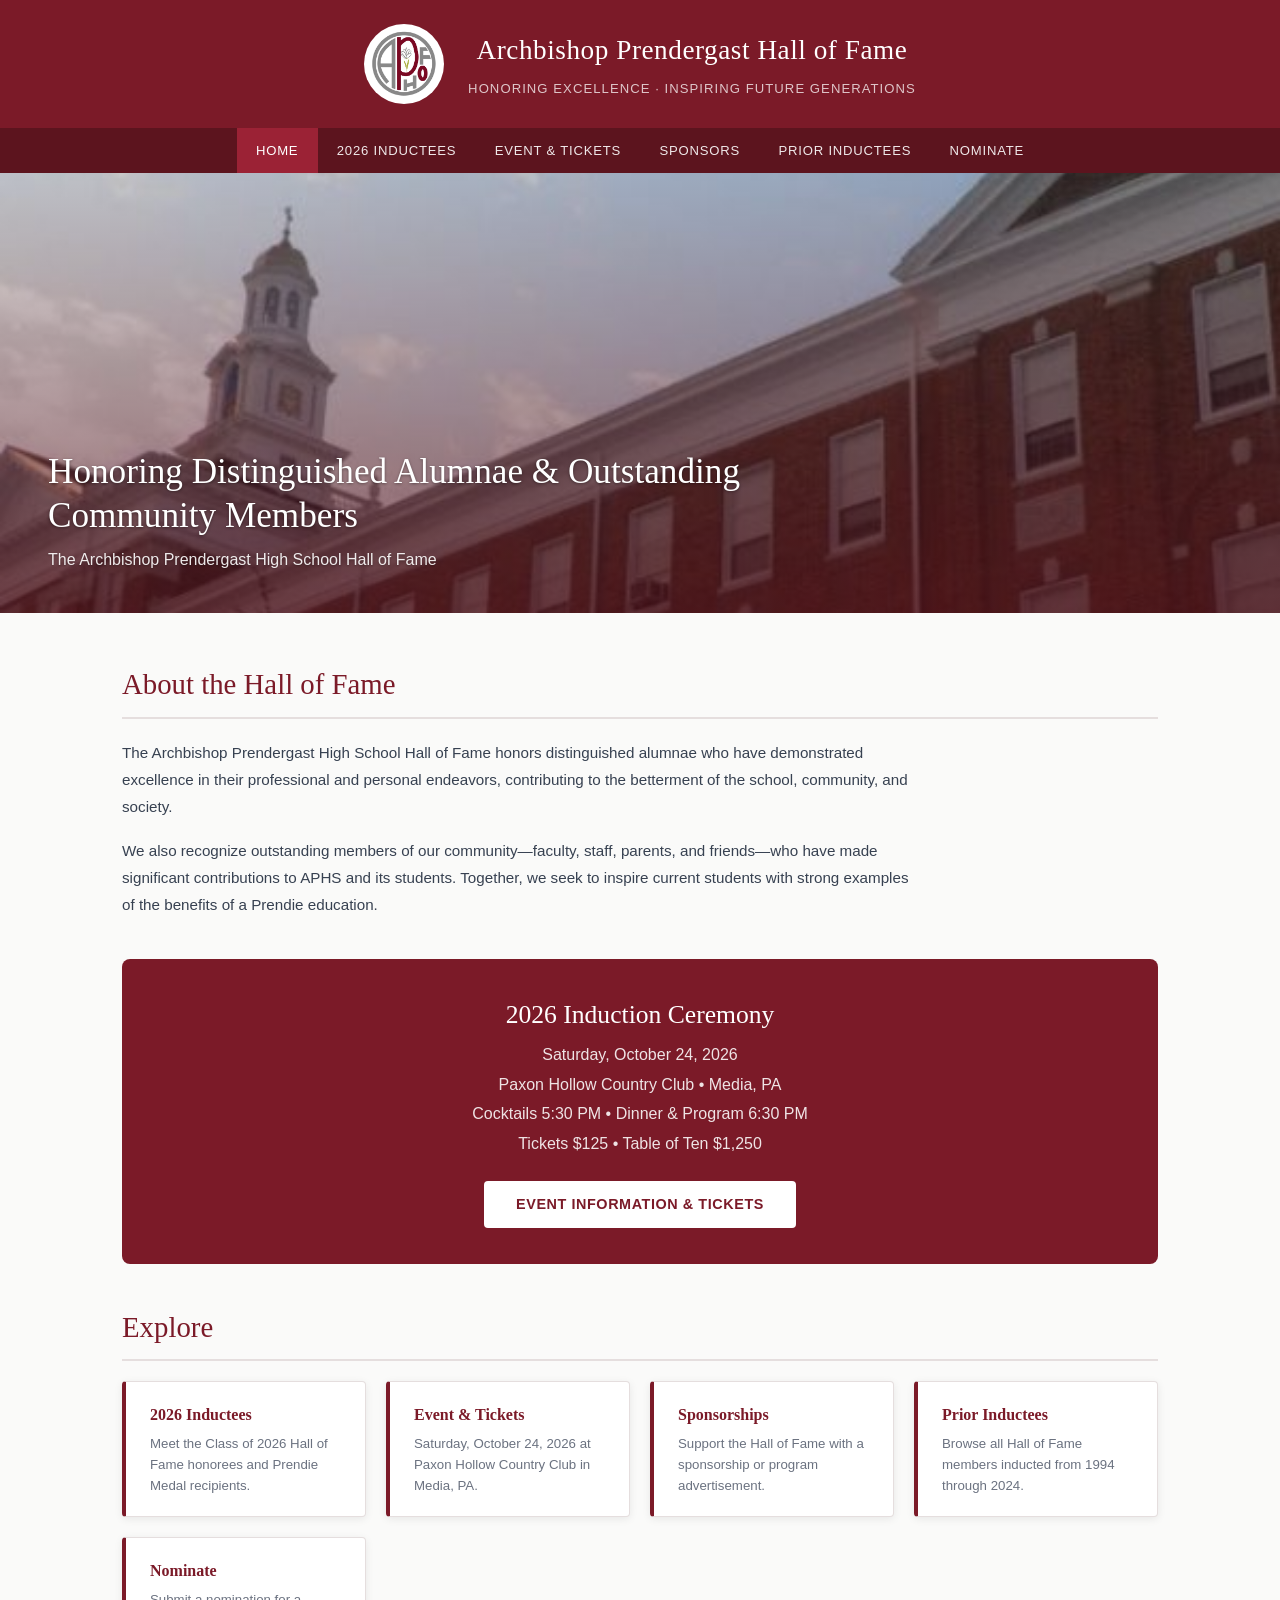
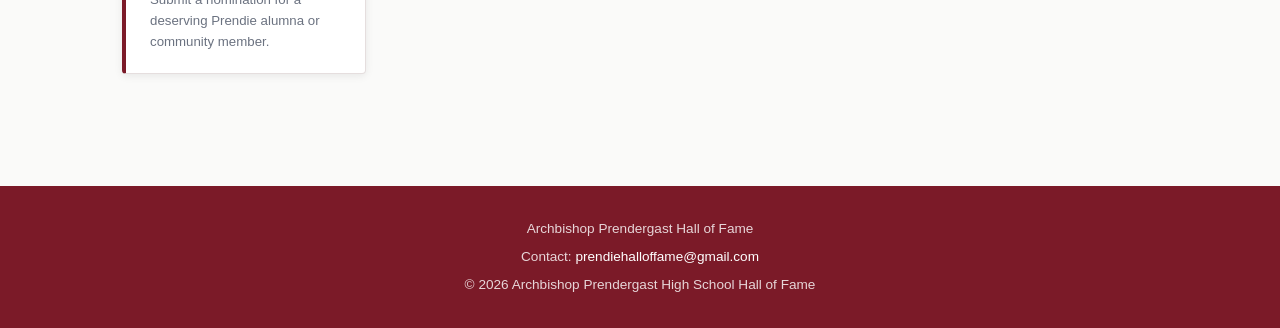
<file: index.html>
<!DOCTYPE html>
<html lang="en">
<head>
  <meta charset="UTF-8">
  <meta name="viewport" content="width=device-width, initial-scale=1.0">
  <title>Archbishop Prendergast Hall of Fame</title>
  <link rel="stylesheet" href="style.css">
</head>
<body>

<header>
  <div class="header-top">
    <img src="images/hof-logo.png" alt="APHS Hall of Fame Logo" class="hof-logo">
    <div class="header-title">
      <h1>Archbishop Prendergast Hall of Fame</h1>
      <p>Honoring Excellence &middot; Inspiring Future Generations</p>
    </div>
  </div>
  <nav>
    <a href="index.html" class="active">Home</a>
    <a href="inductees.html">2026 Inductees</a>
    <a href="event.html">Event &amp; Tickets</a>
    <a href="sponsors.html">Sponsors</a>
    <a href="prior-inductees.html">Prior Inductees</a>
    <a href="https://www.cognitoforms.com/APHSHallOfFame1/ArchbishopPrendergastHighSchoolHallOfFameNominationForm" target="_blank">Nominate</a>
  </nav>
</header>

<div class="hero">
  <img src="images/school.jpg" alt="Archbishop Prendergast High School">
  <div class="hero-overlay">
    <div class="hero-text">
      <h2>Honoring Distinguished Alumnae &amp; Outstanding Community Members</h2>
      <p>The Archbishop Prendergast High School Hall of Fame</p>
    </div>
  </div>
</div>

<main>
  <section>
    <h2 class="section-title">About the Hall of Fame</h2>
    <div class="mission-block">
      <p>The Archbishop Prendergast High School Hall of Fame honors distinguished alumnae who have demonstrated excellence in their professional and personal endeavors, contributing to the betterment of the school, community, and society.</p>
      <p>We also recognize outstanding members of our community&mdash;faculty, staff, parents, and friends&mdash;who have made significant contributions to APHS and its students. Together, we seek to inspire current students with strong examples of the benefits of a Prendie education.</p>
    </div>
  </section>

  <div class="event-callout">
    <h3>2026 Induction Ceremony</h3>
    <p class="event-meta">Saturday, October 24, 2026</p>
    <p class="event-meta">Paxon Hollow Country Club &bull; Media, PA</p>
    <p class="event-meta">Cocktails 5:30 PM &bull; Dinner &amp; Program 6:30 PM</p>
    <p class="event-meta">Tickets $125 &bull; Table of Ten $1,250</p>
    <a href="event.html" class="btn btn-white">Event Information &amp; Tickets</a>
  </div>

  <section>
    <h2 class="section-title">Explore</h2>
    <div class="quick-links">
      <a href="inductees.html" class="quick-link">
        <h3>2026 Inductees</h3>
        <p>Meet the Class of 2026 Hall of Fame honorees and Prendie Medal recipients.</p>
      </a>
      <a href="event.html" class="quick-link">
        <h3>Event &amp; Tickets</h3>
        <p>Saturday, October 24, 2026 at Paxon Hollow Country Club in Media, PA.</p>
      </a>
      <a href="sponsors.html" class="quick-link">
        <h3>Sponsorships</h3>
        <p>Support the Hall of Fame with a sponsorship or program advertisement.</p>
      </a>
      <a href="prior-inductees.html" class="quick-link">
        <h3>Prior Inductees</h3>
        <p>Browse all Hall of Fame members inducted from 1994 through 2024.</p>
      </a>
      <a href="https://www.cognitoforms.com/APHSHallOfFame1/ArchbishopPrendergastHighSchoolHallOfFameNominationForm" target="_blank" class="quick-link">
        <h3>Nominate</h3>
        <p>Submit a nomination for a deserving Prendie alumna or community member.</p>
      </a>
    </div>
  </section>
</main>

<footer>
  <p>Archbishop Prendergast Hall of Fame</p>
  <p>Contact: <a href="mailto:prendiehalloffame@gmail.com">prendiehalloffame@gmail.com</a></p>
  <p>&copy; 2026 Archbishop Prendergast High School Hall of Fame</p>
</footer>

</body>
</html>
</file>
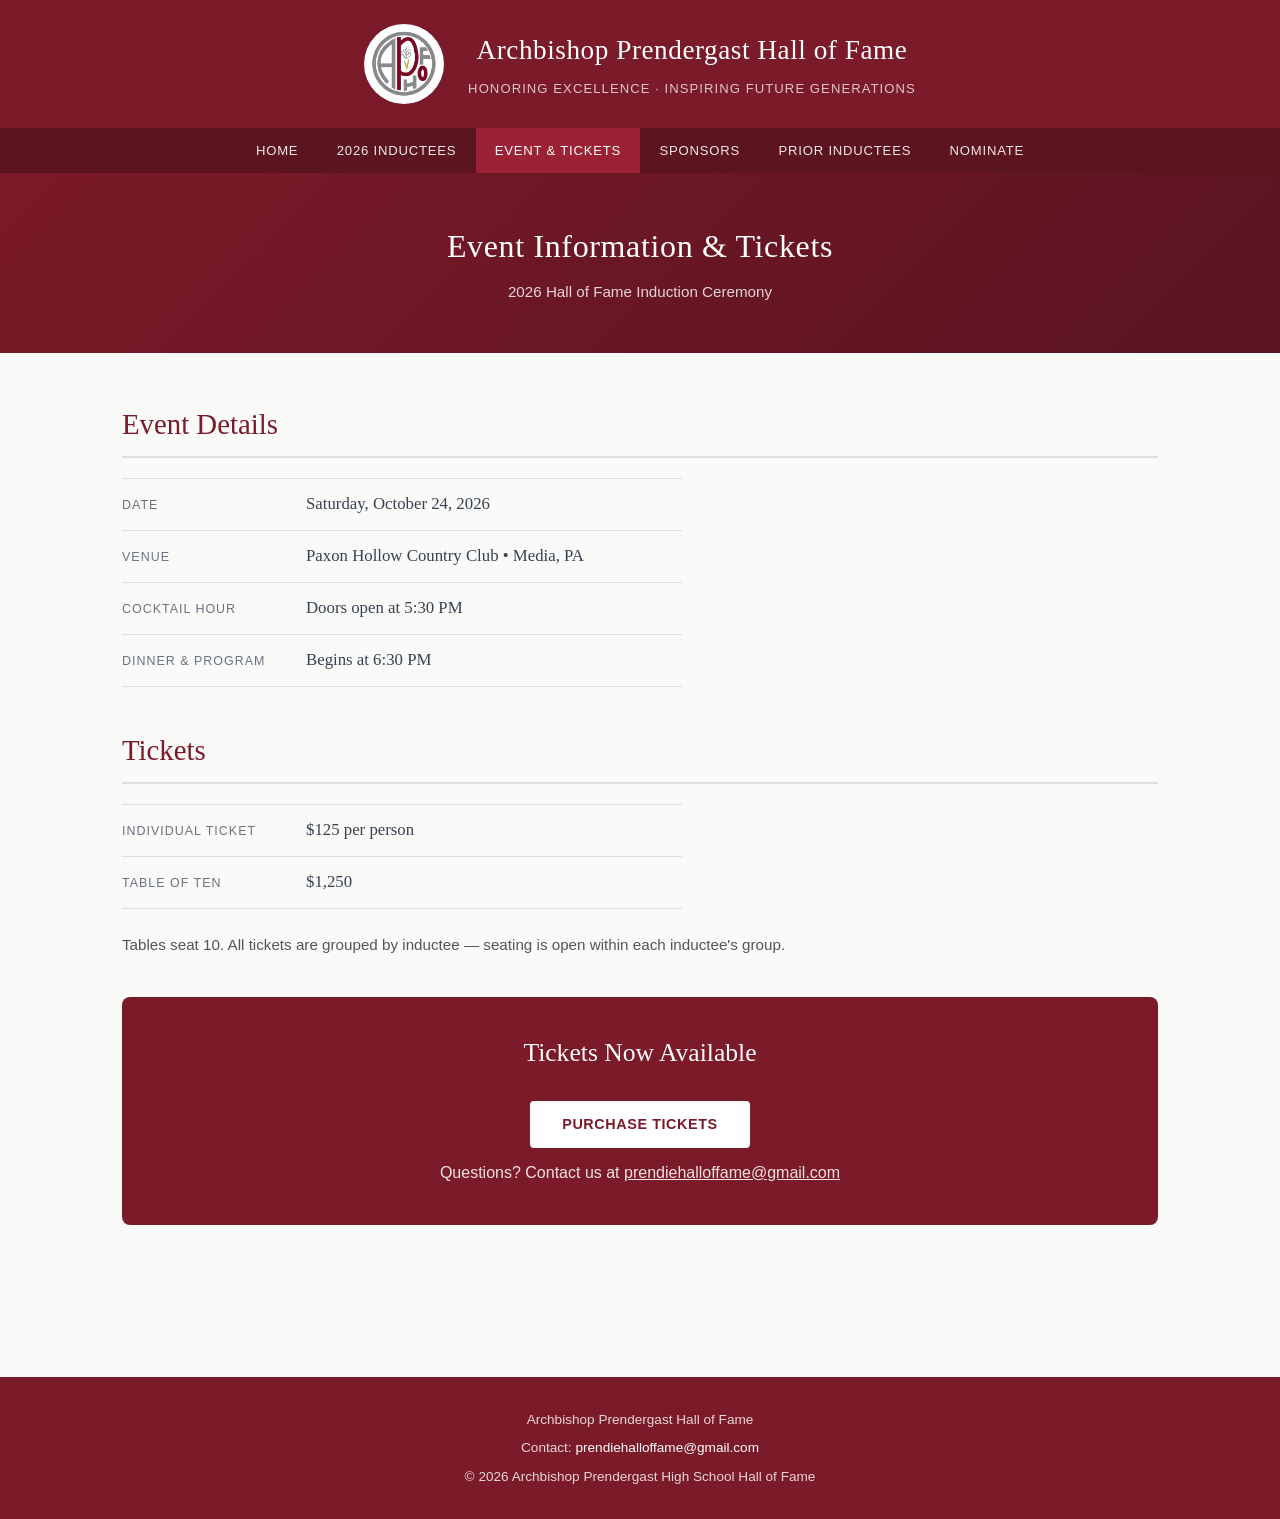
<file: event.html>
<!doctype html>
<html lang="en">
  <head>
    <meta charset="UTF-8" />
    <meta name="viewport" content="width=device-width, initial-scale=1.0" />
    <title>Event &amp; Tickets – APHS Hall of Fame</title>
    <link rel="stylesheet" href="style.css" />
  </head>
  <body>
    <header>
      <div class="header-top">
        <img
          src="images/hof-logo.png"
          alt="APHS Hall of Fame Logo"
          class="hof-logo"
        />
        <div class="header-title">
          <h1>Archbishop Prendergast Hall of Fame</h1>
          <p>Honoring Excellence &middot; Inspiring Future Generations</p>
        </div>
      </div>
      <nav>
        <a href="index.html">Home</a>
        <a href="inductees.html">2026 Inductees</a>
        <a href="event.html" class="active">Event &amp; Tickets</a>
        <a href="sponsors.html">Sponsors</a>
        <a href="prior-inductees.html">Prior Inductees</a>
        <a
          href="https://www.cognitoforms.com/APHSHallOfFame1/ArchbishopPrendergastHighSchoolHallOfFameNominationForm"
          target="_blank"
          >Nominate</a
        >
      </nav>
    </header>

    <div class="page-header">
      <h2>Event Information &amp; Tickets</h2>
      <p>2026 Hall of Fame Induction Ceremony</p>
    </div>

    <main>
      <section>
        <h2 class="section-title">Event Details</h2>
        <dl class="event-details">
          <div class="event-detail-row">
            <dt>Date</dt>
            <dd>Saturday, October 24, 2026</dd>
          </div>
          <div class="event-detail-row">
            <dt>Venue</dt>
            <dd>Paxon Hollow Country Club &bull; Media, PA</dd>
          </div>
          <div class="event-detail-row">
            <dt>Cocktail Hour</dt>
            <dd>Doors open at 5:30 PM</dd>
          </div>
          <div class="event-detail-row">
            <dt>Dinner &amp; Program</dt>
            <dd>Begins at 6:30 PM</dd>
          </div>
        </dl>
      </section>

      <section style="margin-top: 2.5rem">
        <h2 class="section-title">Tickets</h2>

        <dl class="event-details" style="margin-bottom: 1.5rem">
          <div class="event-detail-row">
            <dt>Individual Ticket</dt>
            <dd>$125 per person</dd>
          </div>
          <div class="event-detail-row">
            <dt>Table of Ten</dt>
            <dd>$1,250</dd>
          </div>
        </dl>

        <p style="margin-bottom: 1.5rem; font-size: 0.95rem; color: #555">
          Tables seat 10. All tickets are grouped by inductee — seating is open
          within each inductee's group.
        </p>

        <div class="event-callout">
          <h3>Tickets Now Available</h3>
          <a
            href="https://secure.acceptiva.com/?cst=9CyQ7n"
            class="btn btn-white"
            target="_blank"
            >Purchase Tickets</a
          >
          <p class="event-meta" style="margin-top: 0.75rem">
            Questions? Contact us at
            <a
              href="mailto:prendiehalloffame@gmail.com"
              style="color: white; text-decoration: underline"
              >prendiehalloffame@gmail.com</a
            >
          </p>
        </div>
      </section>
    </main>

    <footer>
      <p>Archbishop Prendergast Hall of Fame</p>
      <p>
        Contact:
        <a href="mailto:prendiehalloffame@gmail.com"
          >prendiehalloffame@gmail.com</a
        >
      </p>
      <p>&copy; 2026 Archbishop Prendergast High School Hall of Fame</p>
    </footer>
  </body>
</html>
</file>
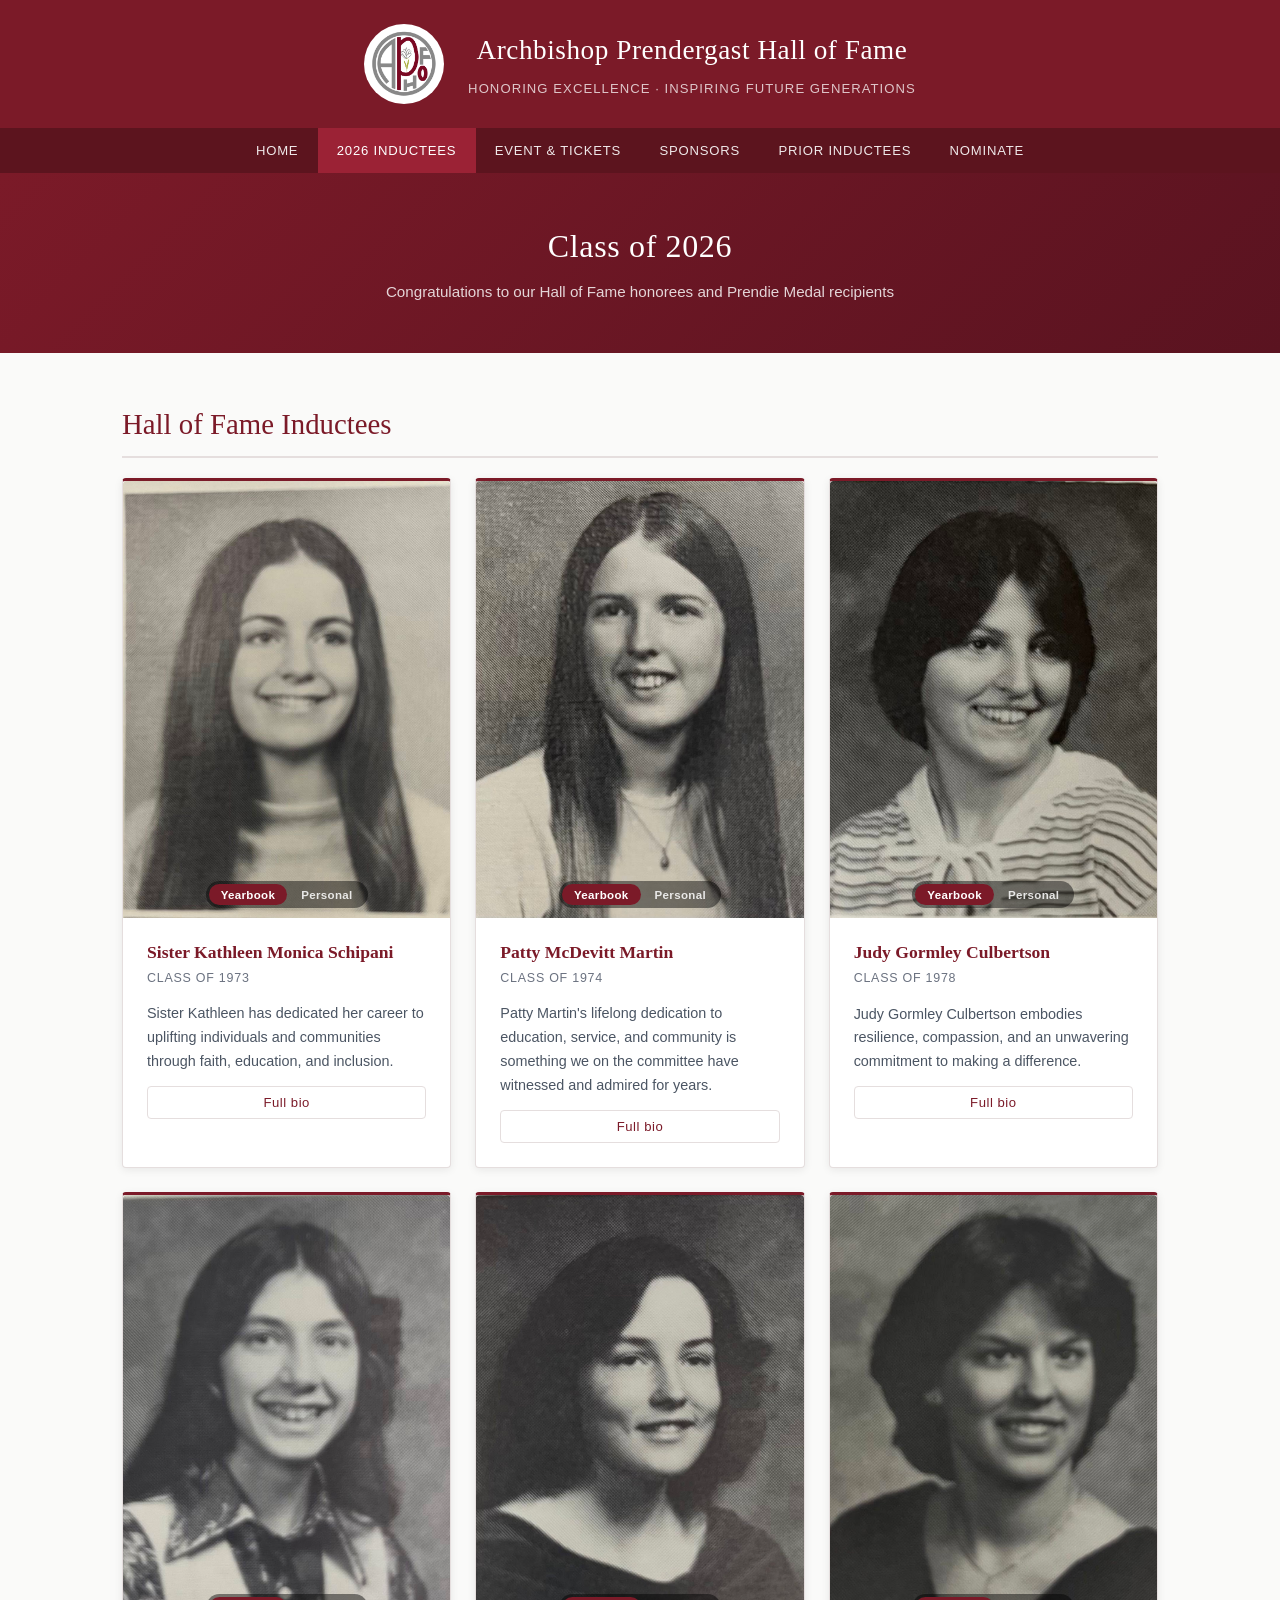
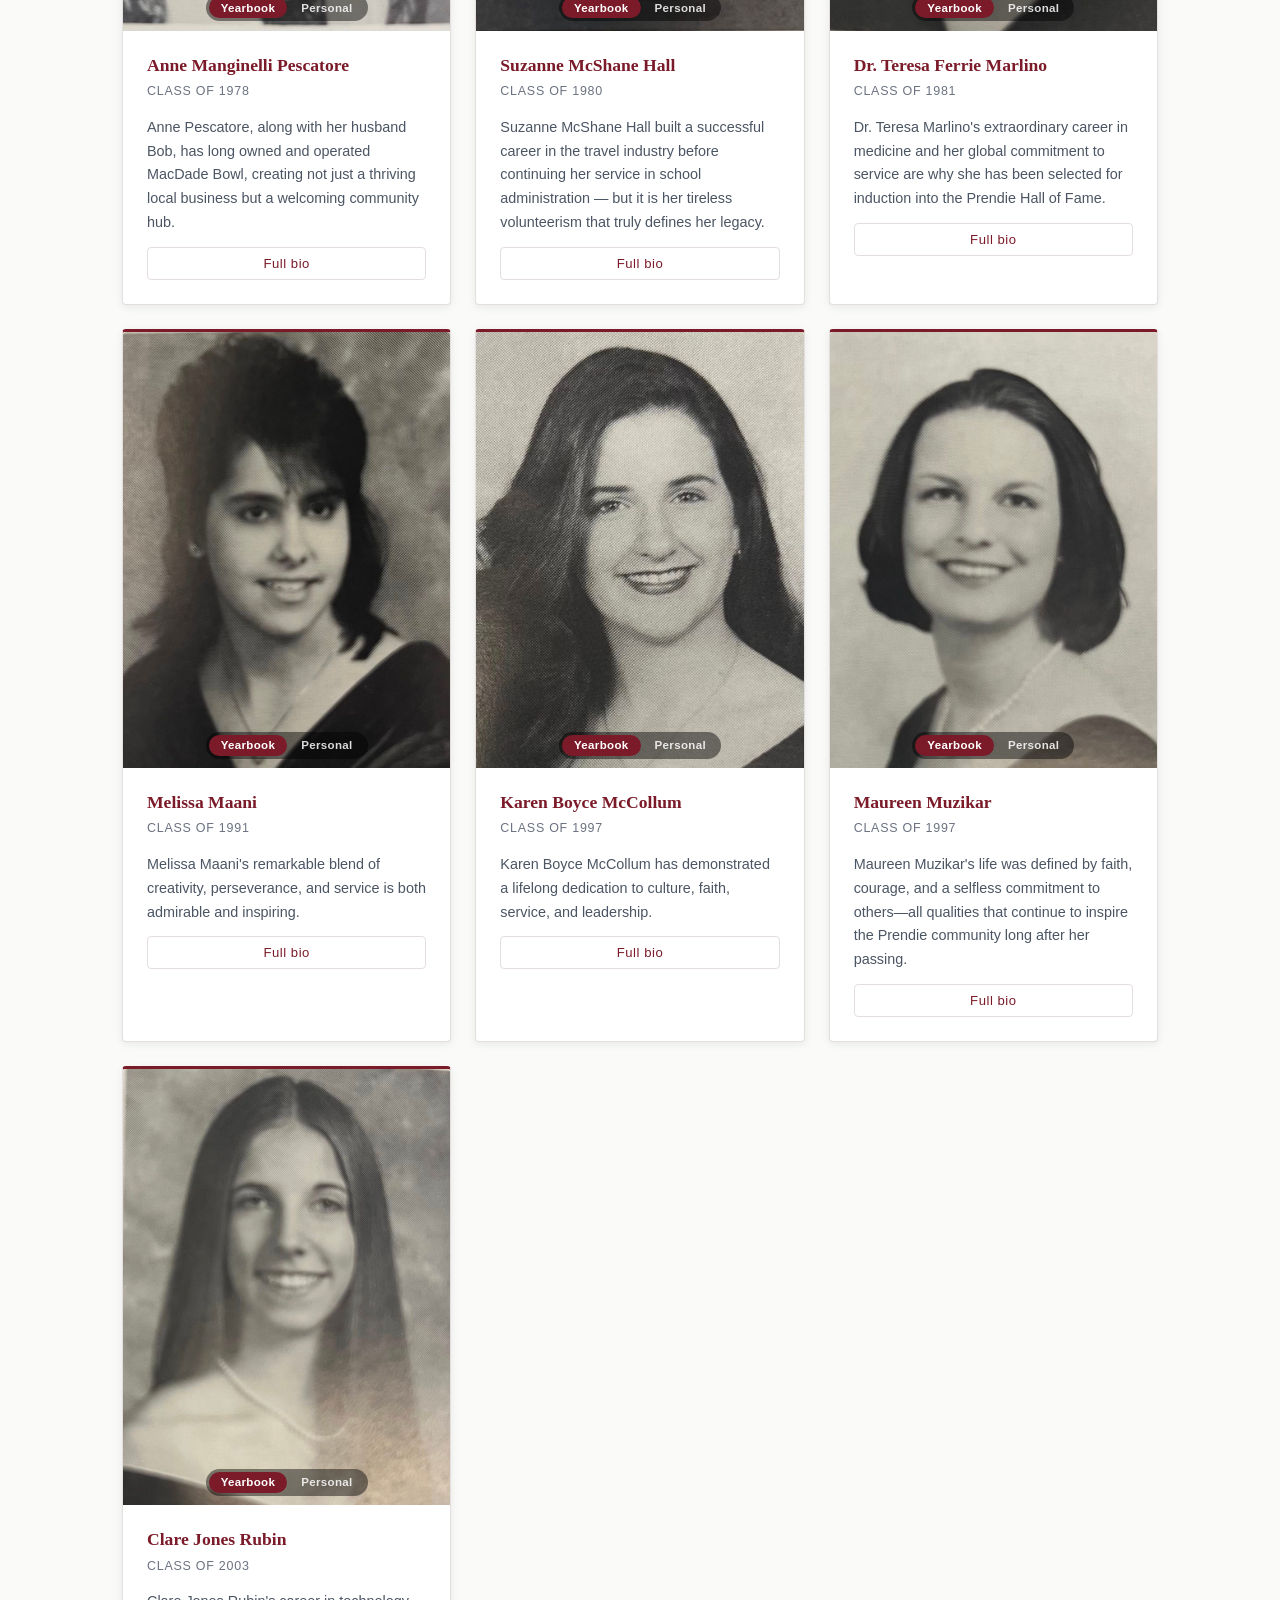
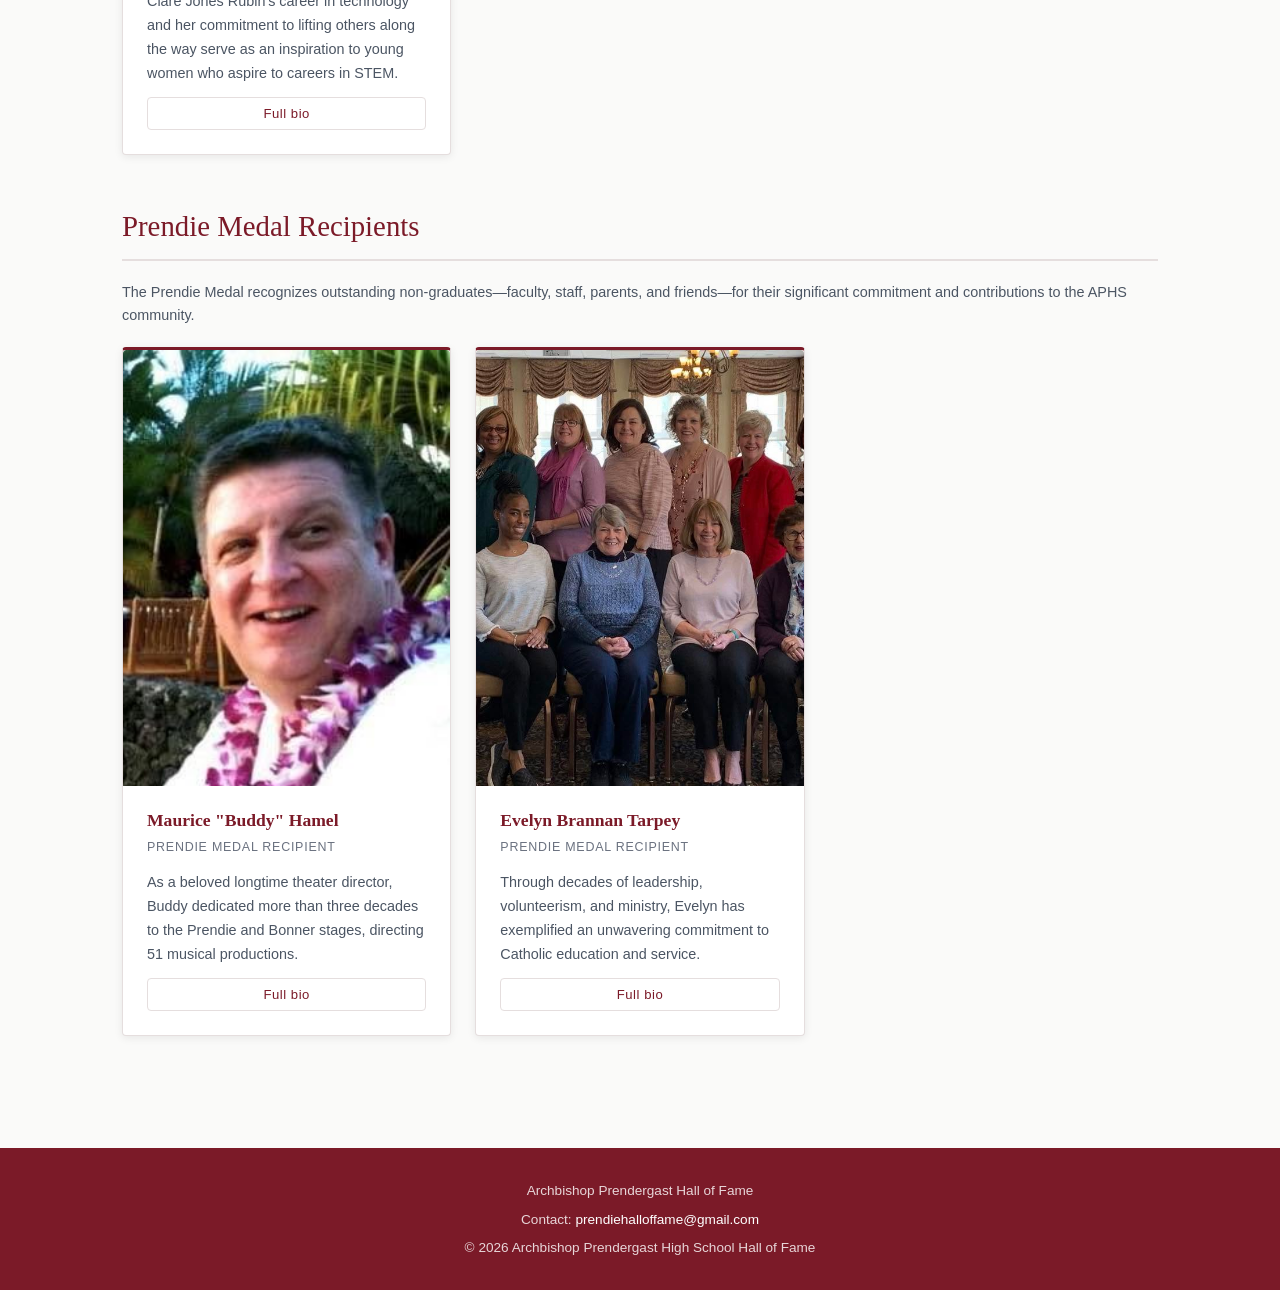
<file: inductees.html>
<!DOCTYPE html>
<html lang="en">
<head>
  <meta charset="UTF-8">
  <meta name="viewport" content="width=device-width, initial-scale=1.0">
  <title>2026 Inductees – APHS Hall of Fame</title>
  <link rel="stylesheet" href="style.css">
</head>
<body>

<header>
  <div class="header-top">
    <img src="images/hof-logo.png" alt="APHS Hall of Fame Logo" class="hof-logo">
    <div class="header-title">
      <h1>Archbishop Prendergast Hall of Fame</h1>
      <p>Honoring Excellence &middot; Inspiring Future Generations</p>
    </div>
  </div>
  <nav>
    <a href="index.html">Home</a>
    <a href="inductees.html" class="active">2026 Inductees</a>
    <a href="event.html">Event &amp; Tickets</a>
    <a href="sponsors.html">Sponsors</a>
    <a href="prior-inductees.html">Prior Inductees</a>
    <a href="https://www.cognitoforms.com/APHSHallOfFame1/ArchbishopPrendergastHighSchoolHallOfFameNominationForm" target="_blank">Nominate</a>
  </nav>
</header>

<div class="page-header">
  <h2>Class of 2026</h2>
  <p>Congratulations to our Hall of Fame honorees and Prendie Medal recipients</p>
</div>

<main>
  <section>
    <h2 class="section-title">Hall of Fame Inductees</h2>
    <div class="card-grid">

      <div class="card"
           data-name="Sister Kathleen Monica Schipani"
           data-year="Class of 1973"
           data-photo-then="images/kathleen-schipani-yearbook.jpg"
           data-photo-now="images/kathleen-schipani-personal.jpg">
        <div class="card-photo-wrap">
          <img src="images/kathleen-schipani-yearbook.jpg" alt="Sister Kathleen Monica Schipani – yearbook" class="card-photo active" data-type="then">
          <img src="images/kathleen-schipani-personal.jpg" alt="Sister Kathleen Monica Schipani" class="card-photo" data-type="now">
          <div class="photo-toggle">
            <button class="toggle-btn active" data-target="then">Yearbook</button>
            <button class="toggle-btn" data-target="now">Personal</button>
          </div>
        </div>
        <h3>Sister Kathleen Monica Schipani</h3>
        <div class="meta">Class of 1973</div>
        <p class="bio">Sister Kathleen has dedicated her career to uplifting individuals and communities through faith, education, and inclusion.</p>
        <button class="read-more-btn">Full bio</button>
        <div class="full-bio" hidden>
          <p>Sister Kathleen has dedicated her career to uplifting individuals and communities through faith, education, and inclusion.</p>
          <p>She has served as Director of Religious Education for the Deaf Apostolate of the Archdiocese of Philadelphia and held national leadership roles, including President of the National Catholic Office for the Deaf and Chair of the National Catholic Partnership on Disabilities. Her service has also included work on the Board of Catholic Charities and her appointment as a General Councilor for the Sisters, Servants of the Immaculate Heart of Mary.</p>
          <p>Her impact spans decades — locally and nationally — reflecting Prendie's deepest values: compassion, excellence, and service to others. Sister Kathleen's tireless commitment to accessibility, ministry, and leadership stands as an inspiration to generations of students and alumnae.</p>
          <p>A lifetime of service, leadership, and advocacy is why Sister Kathleen Monica Schipani has been selected for induction into the Prendie Hall of Fame.</p>
        </div>
      </div>

      <div class="card"
           data-name="Patty McDevitt Martin"
           data-year="Class of 1974"
           data-photo-then="images/inductee-patty-martin.jpg"
           data-photo-now="images/inductee-patty-martin-2.jpg">
        <div class="card-photo-wrap">
          <img src="images/inductee-patty-martin.jpg" alt="Patty McDevitt Martin – yearbook" class="card-photo active" data-type="then">
          <img src="images/inductee-patty-martin-2.jpg" alt="Patty McDevitt Martin" class="card-photo" data-type="now">
          <div class="photo-toggle">
            <button class="toggle-btn active" data-target="then">Yearbook</button>
            <button class="toggle-btn" data-target="now">Personal</button>
          </div>
        </div>
        <h3>Patty McDevitt Martin</h3>
        <div class="meta">Class of 1974</div>
        <p class="bio">Patty Martin's lifelong dedication to education, service, and community is something we on the committee have witnessed and admired for years.</p>
        <button class="read-more-btn">Full bio</button>
        <div class="full-bio" hidden>
          <p>Patty Martin's lifelong dedication to education, service, and community is something we on the committee have witnessed and admired for years.</p>
          <p>Patty built a remarkable career spanning higher education and K–12 schools. After beginning her professional life in human resources while raising four children, she joined Saint Joseph's University in 1998 and spent 21 years in roles of increasing responsibility. After completing her undergraduate and graduate degrees, she became Director of Government and Community Relations—forging partnerships with surrounding neighborhoods, leading major service initiatives, and coordinating projects for hundreds of student-athletes.</p>
          <p>Throughout those years, she also remained connected to Prendie and Bonner-Prendie as a production assistant for school musicals.</p>
          <p>Since returning to the Prendie community in 2020, Patty has served tirelessly as an administrator, teacher, mentor, and volunteer—supporting everything from Religion classes and athletic events to alumni outreach. She also served proudly as Chair of the Prendie Hall of Fame Committee for 10 years.</p>
          <p>Patty's warmth, professionalism, and unwavering commitment reflect Prendie's highest ideals, and we are proud to honor her with a well-deserved induction into the Prendie Hall of Fame.</p>
        </div>
      </div>

      <div class="card"
           data-name="Judy Gormley Culbertson"
           data-year="Class of 1978"
           data-photo-then="images/inductee-judy-culbertson.jpg"
           data-photo-now="images/inductee-judy-culbertson-2.jpg">
        <div class="card-photo-wrap">
          <img src="images/inductee-judy-culbertson.jpg" alt="Judy Gormley Culbertson – yearbook" class="card-photo active" data-type="then">
          <img src="images/inductee-judy-culbertson-2.jpg" alt="Judy Gormley Culbertson" class="card-photo" data-type="now">
          <div class="photo-toggle">
            <button class="toggle-btn active" data-target="then">Yearbook</button>
            <button class="toggle-btn" data-target="now">Personal</button>
          </div>
        </div>
        <h3>Judy Gormley Culbertson</h3>
        <div class="meta">Class of 1978</div>
        <p class="bio">Judy Gormley Culbertson embodies resilience, compassion, and an unwavering commitment to making a difference.</p>
        <button class="read-more-btn">Full bio</button>
        <div class="full-bio" hidden>
          <p>Judy Gormley Culbertson embodies resilience, compassion, and an unwavering commitment to making a difference. She transformed personal tragedy into a powerful mission after losing her husband to a rare form of cancer, appendix cancer-pseudomyxoma peritonei (PMP). She organized the first "Making a Difference for Dutch" walk in 2007, which has since grown into the ACPMP Research Foundation's largest virtual fundraising event nationwide and has generated more than $1 million for research and education.</p>
          <p>Judy now serves as the foundation's vice president and treasurer.</p>
          <p>While raising three children and working full-time, Judy devoted herself to advocacy so that families facing the same diagnosis would not have to navigate it alone. Her dedication has raised national awareness of a rare disease and provided hope to countless individuals.</p>
          <p>Judy Gormley Culbertson's legacy of service, perseverance, and generosity is what makes us proud to honor her with an induction into the Prendie Hall of Fame.</p>
        </div>
      </div>

      <div class="card"
           data-name="Anne Manginelli Pescatore"
           data-year="Class of 1978"
           data-photo-then="images/anne-pescatore-yearbook.jpg"
           data-photo-now="images/anne-pescatore-personal.jpg">
        <div class="card-photo-wrap">
          <img src="images/anne-pescatore-yearbook.jpg" alt="Anne Manginelli Pescatore – yearbook" class="card-photo active" data-type="then">
          <img src="images/anne-pescatore-personal.jpg" alt="Anne Manginelli Pescatore" class="card-photo" data-type="now">
          <div class="photo-toggle">
            <button class="toggle-btn active" data-target="then">Yearbook</button>
            <button class="toggle-btn" data-target="now">Personal</button>
          </div>
        </div>
        <h3>Anne Manginelli Pescatore</h3>
        <div class="meta">Class of 1978</div>
        <p class="bio">Anne Pescatore, along with her husband Bob, has long owned and operated MacDade Bowl, creating not just a thriving local business but a welcoming community hub.</p>
        <button class="read-more-btn">Full bio</button>
        <div class="full-bio" hidden>
          <p>Anne Pescatore, along with her husband Bob, has long owned and operated MacDade Bowl, creating not just a thriving local business but a welcoming community hub. Through her leadership, the bowling alley has hosted autism-friendly leagues and supported countless charitable causes, including a school-supply drive through Cate's Classroom.</p>
          <p>Anne's impact on Prendie athletics is extraordinary. For decades, she and her family donated thousands of dollars' worth of practice time, lane rentals, and coaching support to the Prendie and Bonner-Prendie bowling teams — often at no cost — helping student-athletes develop their skills and achieve championship success. She also served as both an assistant coach and a volunteer, always eager to help students improve.</p>
          <p>Anne Pescatore's legacy of Panda Pride, unwavering generosity, community spirit, and selfless commitment is why she has been selected for induction into the Prendie Hall of Fame.</p>
        </div>
      </div>

      <div class="card"
           data-name="Suzanne McShane Hall"
           data-year="Class of 1980"
           data-photo-then="images/suzanne-hall-yearbook.jpg"
           data-photo-now="images/suzanne-hall-personal.jpg">
        <div class="card-photo-wrap">
          <img src="images/suzanne-hall-yearbook.jpg" alt="Suzanne McShane Hall – yearbook" class="card-photo active" data-type="then">
          <img src="images/suzanne-hall-personal.jpg" alt="Suzanne McShane Hall" class="card-photo" data-type="now">
          <div class="photo-toggle">
            <button class="toggle-btn active" data-target="then">Yearbook</button>
            <button class="toggle-btn" data-target="now">Personal</button>
          </div>
        </div>
        <h3>Suzanne McShane Hall</h3>
        <div class="meta">Class of 1980</div>
        <p class="bio">Suzanne McShane Hall built a successful career in the travel industry before continuing her service in school administration — but it is her tireless volunteerism that truly defines her legacy.</p>
        <button class="read-more-btn">Full bio</button>
        <div class="full-bio" hidden>
          <p>Suzanne McShane Hall built a successful career in the travel industry, earning numerous professional honors, before continuing her service in school administration. But it is her tireless volunteerism that truly defines her legacy — a commitment so profound that she was nominated five separate times for this honor.</p>
          <p>For decades, she has been a cornerstone of St. Philomena Parish, running its tuition-support scrip program, organizing major fundraising efforts, and supporting countless ministries. She has also played a vital role in revitalizing the historic Lansdowne Theater and has championed local causes, including the Lansdowne Fire Company and community outreach initiatives.</p>
          <p>From welcoming prospective students to serving through Bonner's Mother's Club, Friar Fest, and alumni efforts, Suzanne's devotion to Prendie has remained steadfast.</p>
          <p>Suzanne's years of generosity, leadership, and faith, along with her lifetime of service to the church, school, and community, are why she has been selected for induction into the Prendie Hall of Fame.</p>
        </div>
      </div>

      <div class="card"
           data-name="Dr. Teresa Ferrie Marlino"
           data-year="Class of 1981"
           data-photo-then="images/teresa-marlino-yearbook.jpg"
           data-photo-now="images/teresa-marlino-personal.jpg">
        <div class="card-photo-wrap">
          <img src="images/teresa-marlino-yearbook.jpg" alt="Dr. Teresa Ferrie Marlino – yearbook" class="card-photo active" data-type="then">
          <img src="images/teresa-marlino-personal.jpg" alt="Dr. Teresa Ferrie Marlino" class="card-photo" data-type="now">
          <div class="photo-toggle">
            <button class="toggle-btn active" data-target="then">Yearbook</button>
            <button class="toggle-btn" data-target="now">Personal</button>
          </div>
        </div>
        <h3>Dr. Teresa Ferrie Marlino</h3>
        <div class="meta">Class of 1981</div>
        <p class="bio">Dr. Teresa Marlino's extraordinary career in medicine and her global commitment to service are why she has been selected for induction into the Prendie Hall of Fame.</p>
        <button class="read-more-btn">Full bio</button>
        <div class="full-bio" hidden>
          <p>Dr. Teresa Marlino's extraordinary career in medicine and her global commitment to service are why she has been selected for induction into the Prendie Hall of Fame.</p>
          <p>Teresa began her professional journey as a physical therapist before answering a call to become an OB/GYN, earning her medical degree at Jefferson and completing her residency at Lankenau Hospital. She also served as a Naval Reserve officer during the Iraq War, an experience that helped shape her resolve to serve others.</p>
          <p>For more than two decades, Teresa has devoted herself to improving healthcare for women and families in Uganda through mission work, medical training, and leadership with organizations such as Echoes Around the World and Days for Girls. Her efforts have included delivering babies, mentoring clinicians, teaching midwifery students, and helping expand Double Cure Hospital — an impact that has earned her honors, including the Echoes Founder Award and the Pennsylvania Medical Society's Everyday Hero recognition.</p>
          <p>Teresa's life's work is a powerful testament to compassion in action, and we are proud to honor her with this well-deserved induction into the Prendie Hall of Fame.</p>
        </div>
      </div>

      <div class="card"
           data-name="Melissa Maani"
           data-year="Class of 1991"
           data-photo-then="images/inductee-melissa-maani.jpg"
           data-photo-now="images/inductee-melissa-maani-2.jpg">
        <div class="card-photo-wrap">
          <img src="images/inductee-melissa-maani.jpg" alt="Melissa Maani – yearbook" class="card-photo active" data-type="then">
          <img src="images/inductee-melissa-maani-2.jpg" alt="Melissa Maani" class="card-photo" data-type="now">
          <div class="photo-toggle">
            <button class="toggle-btn active" data-target="then">Yearbook</button>
            <button class="toggle-btn" data-target="now">Personal</button>
          </div>
        </div>
        <h3>Melissa Maani</h3>
        <div class="meta">Class of 1991</div>
        <p class="bio">Melissa Maani's remarkable blend of creativity, perseverance, and service is both admirable and inspiring.</p>
        <button class="read-more-btn">Full bio</button>
        <div class="full-bio" hidden>
          <p>Melissa Maani's remarkable blend of creativity, perseverance, and service is both admirable and inspiring.</p>
          <p>She began her Major League Baseball career with the Philadelphia Phillies after answering a simple newspaper ad, launching more than 25 years of shaping the team's visual identity. Rising to Manager of Graphic Design, she has earned World Series championship rings, Major League Baseball's Gold Card for long-term service, and wide acclaim for projects ranging from Phillies Charities initiatives to the Vatican-approved "Pope Rookie Card," now displayed in the National Baseball Hall of Fame in Cooperstown.</p>
          <p>Beyond the ballpark, Melissa has devoted herself to mentorship and community outreach. She organized the Phillies' first Mental Health Awareness Night, spoke to students and young women, volunteered with numerous nonprofits, and supported scholarships for Prendie students.</p>
          <p>Melissa's story is one of grit, generosity, and creative leadership, and we are proud to honor the lasting impact she continues to make with her induction into the Prendie Hall of Fame.</p>
        </div>
      </div>

      <div class="card"
           data-name="Karen Boyce McCollum"
           data-year="Class of 1997"
           data-photo-then="images/inductee-karen-boyce-mccollum.jpg"
           data-photo-now="images/inductee-karen-boyce-mccollum-2.jpg">
        <div class="card-photo-wrap">
          <img src="images/inductee-karen-boyce-mccollum.jpg" alt="Karen Boyce McCollum – yearbook" class="card-photo active" data-type="then">
          <img src="images/inductee-karen-boyce-mccollum-2.jpg" alt="Karen Boyce McCollum" class="card-photo" data-type="now">
          <div class="photo-toggle">
            <button class="toggle-btn active" data-target="then">Yearbook</button>
            <button class="toggle-btn" data-target="now">Personal</button>
          </div>
        </div>
        <h3>Karen Boyce McCollum</h3>
        <div class="meta">Class of 1997</div>
        <p class="bio">Karen Boyce McCollum has demonstrated a lifelong dedication to culture, faith, service, and leadership.</p>
        <button class="read-more-btn">Full bio</button>
        <div class="full-bio" hidden>
          <p>Karen Boyce McCollum has demonstrated a lifelong dedication to culture, faith, service, and leadership.</p>
          <p>She has built a successful career in pharmaceutical and healthcare communications while simultaneously devoting decades to enriching the Philadelphia community. Her involvement with the Philadelphia St. Patrick's Day Parade began in childhood and grew into extraordinary leadership, including serving as President of the St. Patrick's Day Observance Association and supporting organizations such as Irish Network Philadelphia and the Donegal Association. She is also a former Philadelphia Rose of Tralee and Irish Echo 40 Under 40 honoree.</p>
          <p>Karen's talents extend beyond boardrooms and committees. As a gifted vocalist, she has brought comfort and joy to families at community events, weddings, and funerals, while also championing charitable causes that support local families and cultural organizations. Equally devoted to her family, her parish, and her children's schools, she lives her values through daily action.</p>
          <p>Karen's story is one of heart, heritage, and leadership in motion, and we are proud to welcome her into the Prendie Hall of Fame.</p>
        </div>
      </div>

      <div class="card"
           data-name="Maureen Muzikar"
           data-year="Class of 1997"
           data-photo-then="images/inductee-maureen-muzikar.jpg"
           data-photo-now="images/inductee-maureen-muzikar-2.jpg">
        <div class="card-photo-wrap">
          <img src="images/inductee-maureen-muzikar.jpg" alt="Maureen Muzikar – yearbook" class="card-photo active" data-type="then">
          <img src="images/inductee-maureen-muzikar-2.jpg" alt="Maureen Muzikar" class="card-photo" data-type="now">
          <div class="photo-toggle">
            <button class="toggle-btn active" data-target="then">Yearbook</button>
            <button class="toggle-btn" data-target="now">Personal</button>
          </div>
        </div>
        <h3>Maureen Muzikar</h3>
        <div class="meta">Class of 1997</div>
        <p class="bio">Maureen Muzikar's life was defined by faith, courage, and a selfless commitment to others—all qualities that continue to inspire the Prendie community long after her passing.</p>
        <button class="read-more-btn">Full bio</button>
        <div class="full-bio" hidden>
          <p>Maureen Muzikar's life was defined by faith, courage, and a selfless commitment to others—all qualities that continue to inspire the Prendie community long after her passing. The depth of her impact is reflected in her receiving multiple nominations for this honor.</p>
          <p>Maureen earned degrees from Saint Joseph's University and pursued her passion for children as an educator, teaching fourth grade and special-education students. When she was diagnosed with acute myelogenous leukemia, she refused to let illness define her. Instead, she turned her fight into a mission of hope. She founded Maureen's Mile and raised tens of thousands of dollars for leukemia research during her lifetime. At her request, family and friends have carried that work forward, and contributions in her name have now surpassed $300,000. A scholarship established in her memory continues to support students bound for Prendie, keeping her spirit alive.</p>
          <p>Maureen faced unimaginable challenges with grace and generosity, transforming suffering into service and leaving behind a legacy that endures. We are honored to induct Maureen into the Prendie Hall of Fame and to celebrate a life that continues to light the way for so many.</p>
        </div>
      </div>

      <div class="card"
           data-name="Clare Jones Rubin"
           data-year="Class of 2003"
           data-photo-then="images/inductee-clare-jones-rubin.jpg"
           data-photo-now="images/inductee-clare-jones-rubin-current.jpg">
        <div class="card-photo-wrap">
          <img src="images/inductee-clare-jones-rubin.jpg" alt="Clare Jones Rubin – yearbook" class="card-photo active" data-type="then">
          <img src="images/inductee-clare-jones-rubin-current.jpg" alt="Clare Jones Rubin – current" class="card-photo" data-type="now">
          <div class="photo-toggle">
            <button class="toggle-btn active" data-target="then">Yearbook</button>
            <button class="toggle-btn" data-target="now">Personal</button>
          </div>
        </div>
        <h3>Clare Jones Rubin</h3>
        <div class="meta">Class of 2003</div>
        <p class="bio">Clare Jones Rubin's career in technology and her commitment to lifting others along the way serve as an inspiration to young women who aspire to careers in STEM.</p>
        <button class="read-more-btn">Full bio</button>
        <div class="full-bio" hidden>
          <p>Clare Jones Rubin's career in technology and her commitment to lifting others along the way serve as an inspiration to young women who aspire to careers in STEM.</p>
          <p>She has built an impressive résumé as a product-management leader, holding senior roles at major technology companies such as Facebook and PayPal before founding her own startup. Her work reflects creativity, strategic vision, and a passion for innovation in an ever-evolving industry.</p>
          <p>Just as meaningful is Clare's dedication to giving back to the Prendie community. She volunteered her time with the school's Girls Who Code chapter and donated laptops to graduating seniors in the program, ensuring that students left Prendie with both confidence and the tools they needed to succeed.</p>
          <p>Clare's story is one of forward-thinking leadership and purposeful generosity, and we are proud to welcome her into the Prendie Hall of Fame.</p>
        </div>
      </div>

    </div>
  </section>

  <section style="margin-top: 3rem;">
    <h2 class="section-title">Prendie Medal Recipients</h2>
    <p style="margin-bottom: 1.25rem; color: #4B5563; font-size: 0.9rem;">The Prendie Medal recognizes outstanding non-graduates&mdash;faculty, staff, parents, and friends&mdash;for their significant commitment and contributions to the APHS community.</p>
    <div class="card-grid">

      <div class="card"
           data-name="Maurice &quot;Buddy&quot; Hamel"
           data-year="Prendie Medal Recipient"
           data-photo-now="images/buddy_hamel.jpg">
        <div class="card-photo-wrap">
          <img src="images/buddy_hamel.jpg" alt="Maurice &quot;Buddy&quot; Hamel" class="card-photo active" data-type="now">
        </div>
        <h3>Maurice "Buddy" Hamel</h3>
        <div class="meta">Prendie Medal Recipient</div>
        <p class="bio">As a beloved longtime theater director, Buddy dedicated more than three decades to the Prendie and Bonner stages, directing 51 musical productions.</p>
        <button class="read-more-btn">Full bio</button>
        <div class="full-bio" hidden>
          <p>Our final Prendie Medal recipient is Maurice "Buddy" Hamel, who will be honored posthumously for his everlasting impact on the Prendie community.</p>
          <p>As a beloved longtime theater director, Buddy dedicated more than three decades to the Prendie and Bonner stages, directing 51 musical productions, including Archdiocesan premieres of Shenandoah, Meet Me in St. Louis, Crazy for You, Children of Eden, Footloose, Les Mis&eacute;rables, Cats, and Dames at Sea.</p>
          <p>Buddy introduced generations of students to the magic of theater. To his students, he was far more than a director. He was a mentor, role model, encourager, and friend whose passion for the arts inspired confidence, creativity, and lifelong memories.</p>
          <p>Buddy's impact on the Prendie community cannot be measured simply by the productions he staged, but by the countless lives he influenced along the way. We are honored to celebrate his extraordinary legacy with this well-deserved Prendie Medal.</p>
        </div>
      </div>

      <div class="card"
           data-name="Evelyn Brannan Tarpey"
           data-year="Prendie Medal Recipient"
           data-photo-now="images/tarpey.jpg">
        <div class="card-photo-wrap">
          <img src="images/tarpey.jpg" alt="Evelyn Brannan Tarpey" class="card-photo active" data-type="now">
        </div>
        <h3>Evelyn Brannan Tarpey</h3>
        <div class="meta">Prendie Medal Recipient</div>
        <p class="bio">Through decades of leadership, volunteerism, and ministry, Evelyn has exemplified an unwavering commitment to Catholic education and service.</p>
        <button class="read-more-btn">Full bio</button>
        <div class="full-bio" hidden>
          <p>As part of the Prendie Hall of Fame, we recognize individuals whose dedication and service have made a lasting impact on the Prendie community, even though they are not Prendie graduates. This year, we are proud to honor Evelyn Brannan Tarpey as one of two recipients of the Prendie Medal.</p>
          <p>Through decades of leadership, volunteerism, and ministry, Evelyn has exemplified an unwavering commitment to Catholic education and service. Her involvement with the Bonner-Prendie Mothers' Club, Saint Bernadette Parish, and numerous Archdiocesan ministries has strengthened countless students, families, and community members through her time, compassion, and leadership.</p>
          <p>Professionally, Evelyn has served the Archdiocese of Philadelphia for over 30 years in impactful roles spanning pastoral planning, child and youth protection, ministry formation, and Catholic Social Services. Her work has always centered on supporting and uplifting others.</p>
          <p>Evelyn Brannan Tarpey's dedication to faith, service, and the Prendie community makes her a truly deserving recipient of the Prendie Medal.</p>
        </div>
      </div>

    </div>
  </section>
</main>

<!-- Bio Modal -->
<div class="modal-overlay" id="bio-modal" role="dialog" aria-modal="true" aria-labelledby="modal-name">
  <div class="modal-content">
    <button class="modal-close" id="modal-close" aria-label="Close">&times;</button>
    <div class="modal-photos" id="modal-photos"></div>
    <h2 id="modal-name"></h2>
    <div id="modal-meta"></div>
    <div class="modal-bio-text" id="modal-bio-text"></div>
  </div>
</div>

<footer>
  <p>Archbishop Prendergast Hall of Fame</p>
  <p>Contact: <a href="mailto:prendiehalloffame@gmail.com">prendiehalloffame@gmail.com</a></p>
  <p>&copy; 2026 Archbishop Prendergast High School Hall of Fame</p>
</footer>

<script>
  // Then / Now photo toggle
  document.querySelectorAll('.card').forEach(card => {
    const btns = card.querySelectorAll('.toggle-btn');
    const photos = card.querySelectorAll('.card-photo');
    btns.forEach(btn => {
      btn.addEventListener('click', e => {
        e.stopPropagation();
        const target = btn.dataset.target;
        btns.forEach(b => b.classList.remove('active'));
        photos.forEach(p => p.classList.remove('active'));
        btn.classList.add('active');
        card.querySelector(`.card-photo[data-type="${target}"]`).classList.add('active');
      });
    });
  });

  // Modal
  const modal = document.getElementById('bio-modal');
  const modalClose = document.getElementById('modal-close');
  const modalPhotos = document.getElementById('modal-photos');
  const modalName = document.getElementById('modal-name');
  const modalMeta = document.getElementById('modal-meta');
  const modalBioText = document.getElementById('modal-bio-text');

  function openModal(card) {
    modalName.textContent = card.dataset.name;
    modalMeta.textContent = card.dataset.year;

    const thenSrc = card.dataset.photoThen;
    const nowSrc  = card.dataset.photoNow;
    const hasBoth = thenSrc && nowSrc;

    modalPhotos.innerHTML = '';
    if (thenSrc) {
      modalPhotos.innerHTML += `<figure class="modal-photo">
        <img src="${thenSrc}" alt="${card.dataset.name}">
      </figure>`;
    }
    if (nowSrc) {
      modalPhotos.innerHTML += `<figure class="modal-photo">
        <img src="${nowSrc}" alt="${card.dataset.name} – second photo">
      </figure>`;
    }

    const fullBio = card.querySelector('.full-bio');
    modalBioText.innerHTML = fullBio ? fullBio.innerHTML : '';

    modal.classList.add('open');
    document.body.style.overflow = 'hidden';
    modalClose.focus();
  }

  function closeModal() {
    modal.classList.remove('open');
    document.body.style.overflow = '';
  }

  document.querySelectorAll('.read-more-btn').forEach(btn => {
    btn.addEventListener('click', () => openModal(btn.closest('.card')));
  });

  modalClose.addEventListener('click', closeModal);
  modal.addEventListener('click', e => { if (e.target === modal) closeModal(); });
  document.addEventListener('keydown', e => {
    if (e.key === 'Escape' && modal.classList.contains('open')) closeModal();
  });
</script>

</body>
</html>
</file>
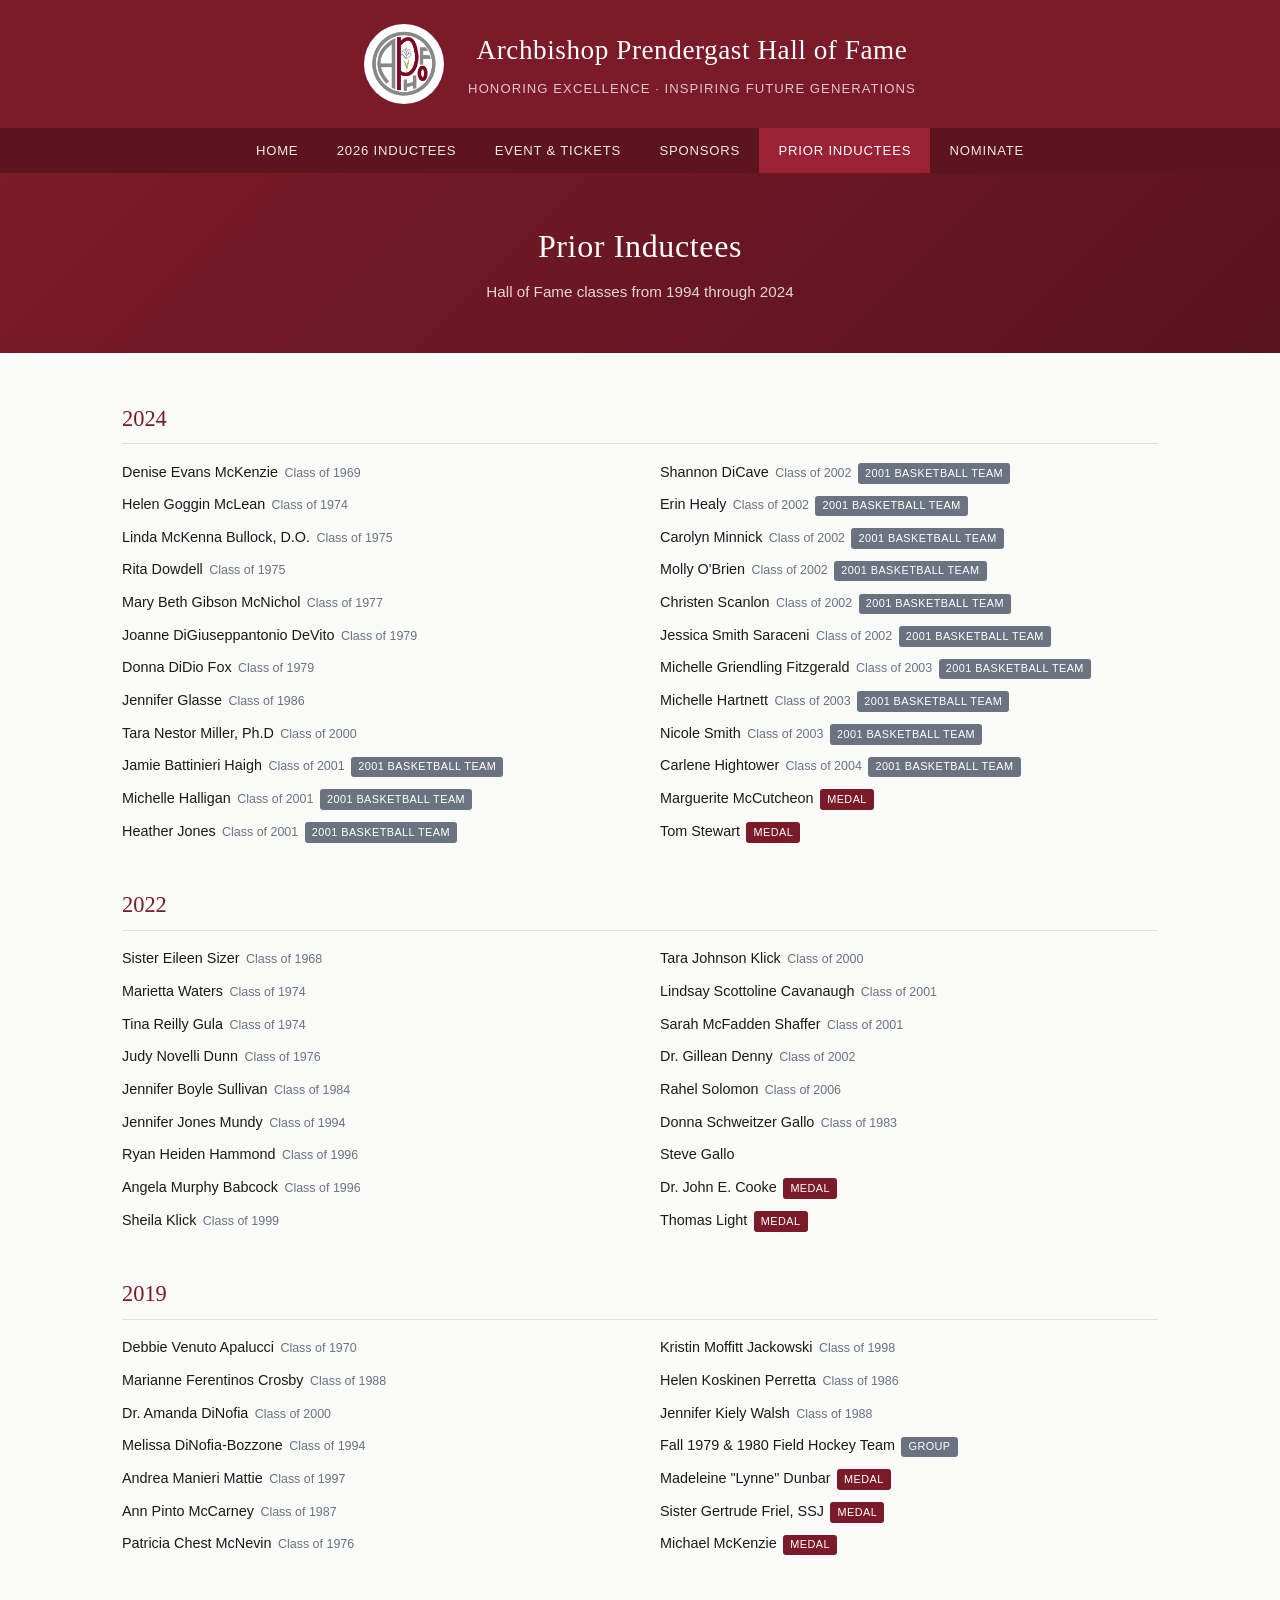
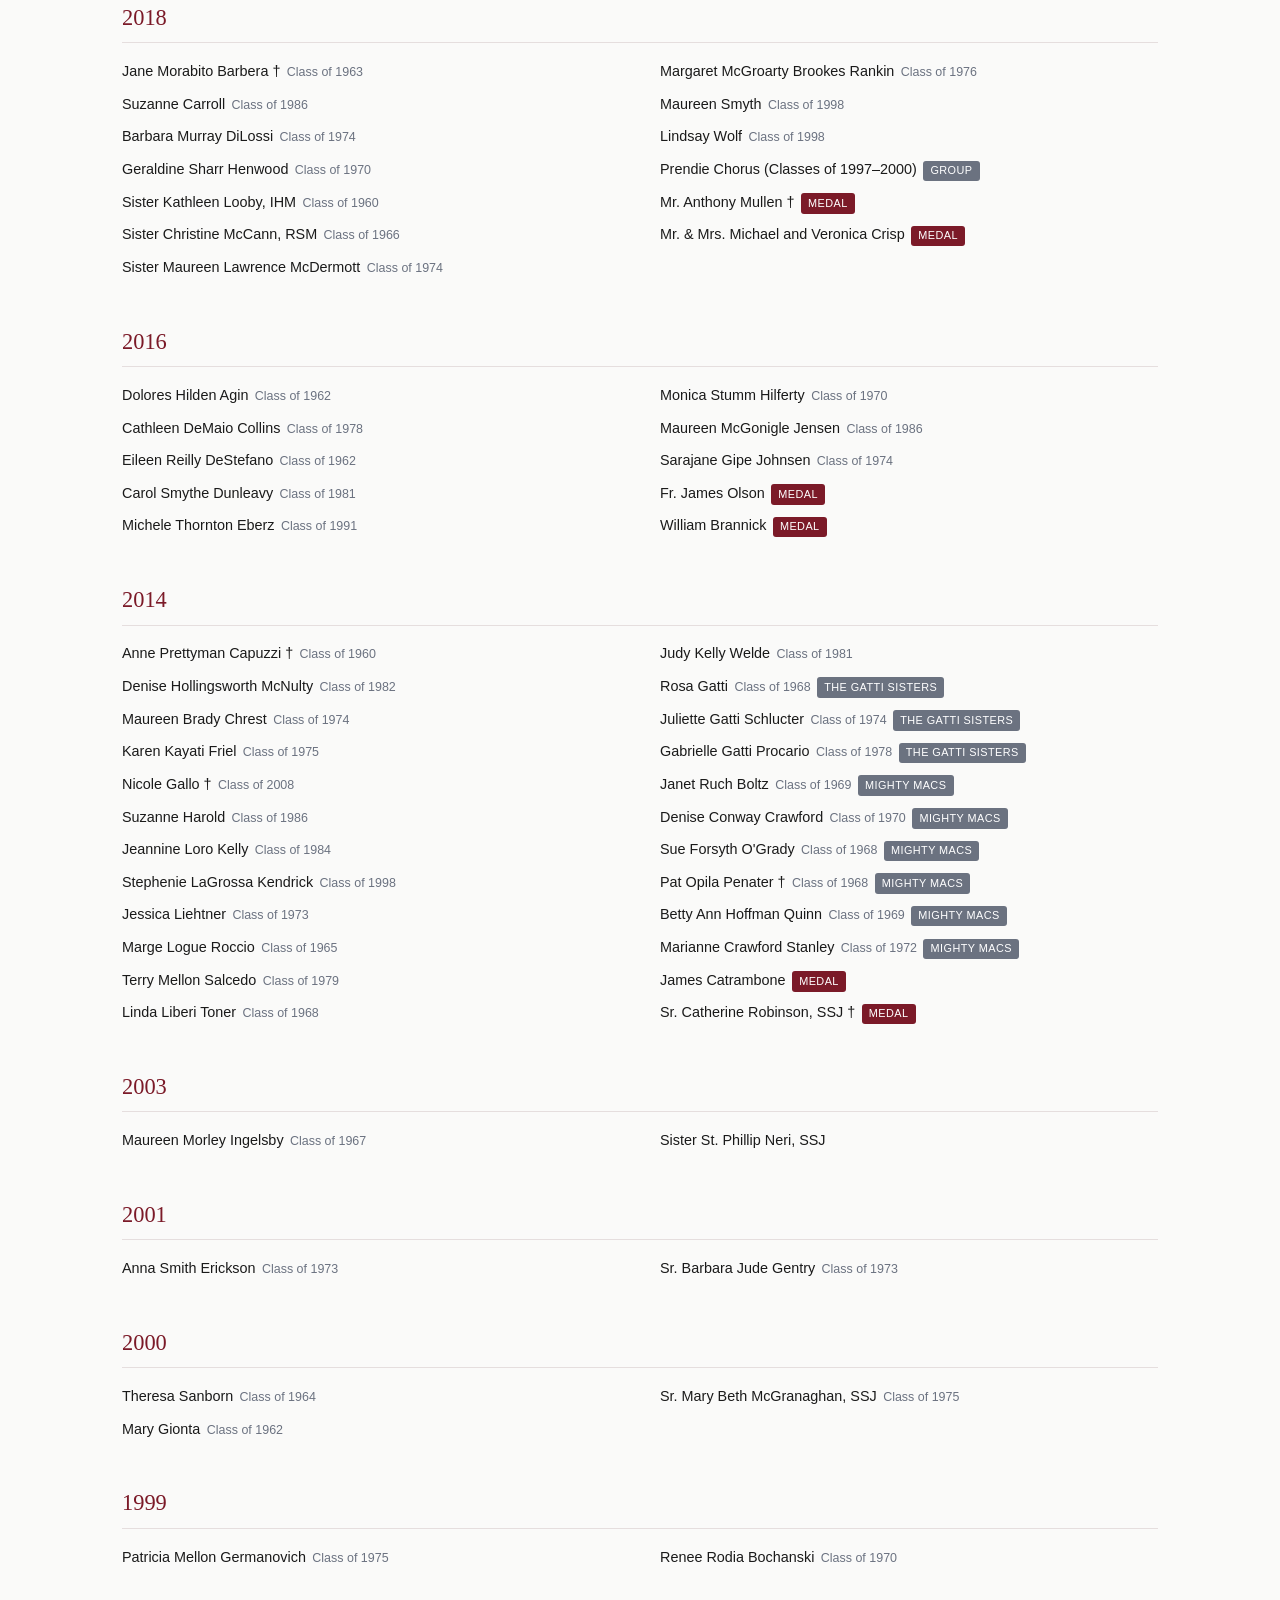
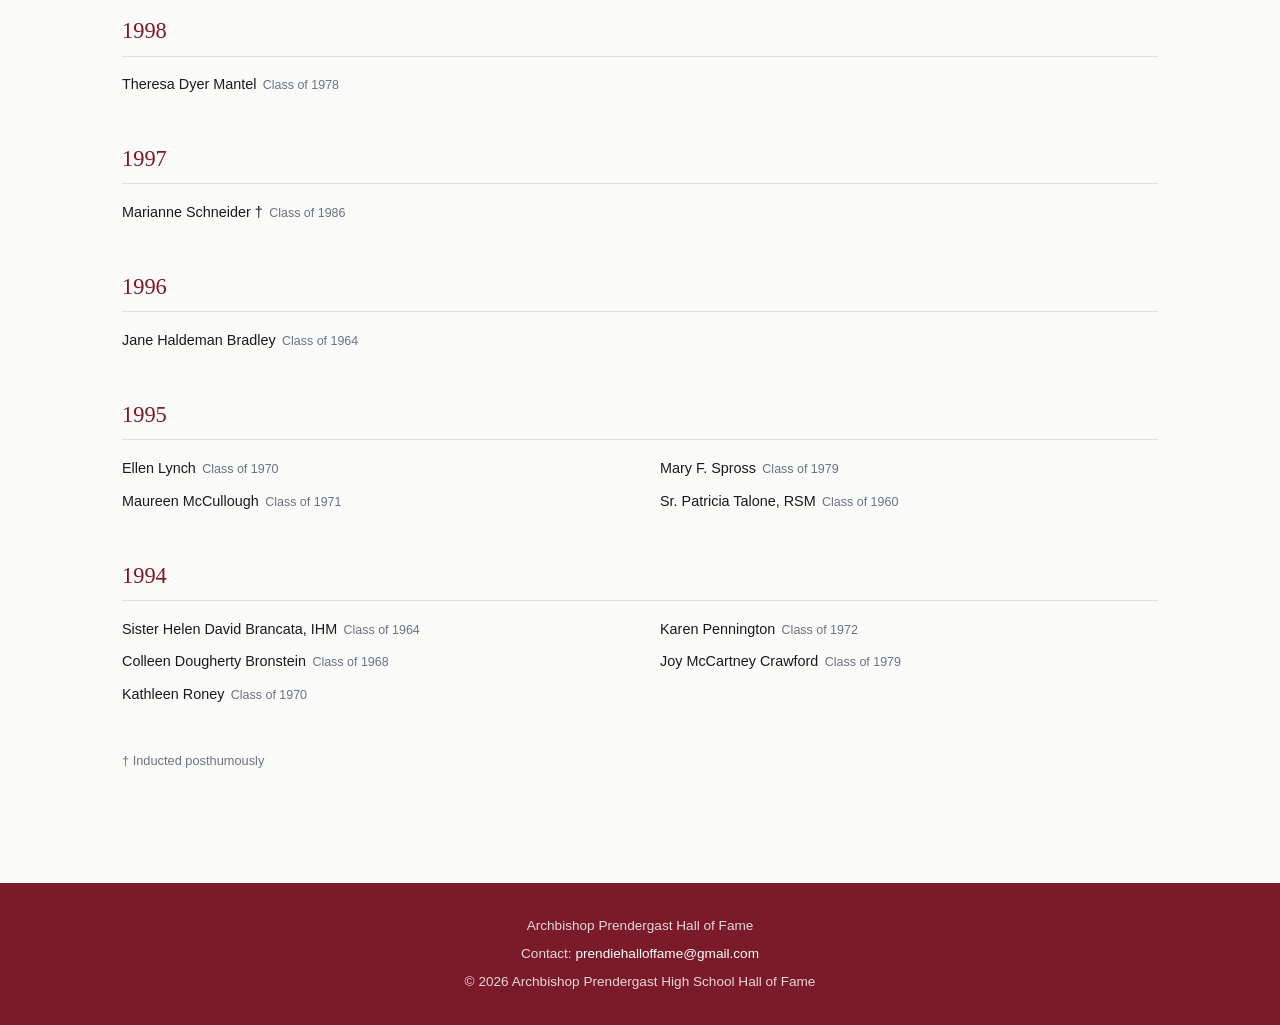
<file: prior-inductees.html>
<!DOCTYPE html>
<html lang="en">
<head>
  <meta charset="UTF-8">
  <meta name="viewport" content="width=device-width, initial-scale=1.0">
  <title>Prior Inductees – APHS Hall of Fame</title>
  <link rel="stylesheet" href="style.css">
</head>
<body>

<header>
  <div class="header-top">
    <img src="images/hof-logo.png" alt="APHS Hall of Fame Logo" class="hof-logo">
    <div class="header-title">
      <h1>Archbishop Prendergast Hall of Fame</h1>
      <p>Honoring Excellence &middot; Inspiring Future Generations</p>
    </div>
  </div>
  <nav>
    <a href="index.html">Home</a>
    <a href="inductees.html">2026 Inductees</a>
    <a href="event.html">Event &amp; Tickets</a>
    <a href="sponsors.html">Sponsors</a>
    <a href="prior-inductees.html" class="active">Prior Inductees</a>
    <a href="https://www.cognitoforms.com/APHSHallOfFame1/ArchbishopPrendergastHighSchoolHallOfFameNominationForm" target="_blank">Nominate</a>
  </nav>
</header>

<div class="page-header">
  <h2>Prior Inductees</h2>
  <p>Hall of Fame classes from 1994 through 2024</p>
</div>

<main>

  <div class="year-section">
    <h2 class="year-heading">2024</h2>
    <ul class="name-list">
      <li>Denise Evans McKenzie <span class="grad-year">Class of 1969</span></li>
      <li>Helen Goggin McLean <span class="grad-year">Class of 1974</span></li>
      <li>Linda McKenna Bullock, D.O. <span class="grad-year">Class of 1975</span></li>
      <li>Rita Dowdell <span class="grad-year">Class of 1975</span></li>
      <li>Mary Beth Gibson McNichol <span class="grad-year">Class of 1977</span></li>
      <li>Joanne DiGiuseppantonio DeVito <span class="grad-year">Class of 1979</span></li>
      <li>Donna DiDio Fox <span class="grad-year">Class of 1979</span></li>
      <li>Jennifer Glasse <span class="grad-year">Class of 1986</span></li>
      <li>Tara Nestor Miller, Ph.D <span class="grad-year">Class of 2000</span></li>
      <li>Jamie Battinieri Haigh <span class="grad-year">Class of 2001</span> <span class="group-tag">2001 Basketball Team</span></li>
      <li>Michelle Halligan <span class="grad-year">Class of 2001</span> <span class="group-tag">2001 Basketball Team</span></li>
      <li>Heather Jones <span class="grad-year">Class of 2001</span> <span class="group-tag">2001 Basketball Team</span></li>
      <li>Shannon DiCave <span class="grad-year">Class of 2002</span> <span class="group-tag">2001 Basketball Team</span></li>
      <li>Erin Healy <span class="grad-year">Class of 2002</span> <span class="group-tag">2001 Basketball Team</span></li>
      <li>Carolyn Minnick <span class="grad-year">Class of 2002</span> <span class="group-tag">2001 Basketball Team</span></li>
      <li>Molly O'Brien <span class="grad-year">Class of 2002</span> <span class="group-tag">2001 Basketball Team</span></li>
      <li>Christen Scanlon <span class="grad-year">Class of 2002</span> <span class="group-tag">2001 Basketball Team</span></li>
      <li>Jessica Smith Saraceni <span class="grad-year">Class of 2002</span> <span class="group-tag">2001 Basketball Team</span></li>
      <li>Michelle Griendling Fitzgerald <span class="grad-year">Class of 2003</span> <span class="group-tag">2001 Basketball Team</span></li>
      <li>Michelle Hartnett <span class="grad-year">Class of 2003</span> <span class="group-tag">2001 Basketball Team</span></li>
      <li>Nicole Smith <span class="grad-year">Class of 2003</span> <span class="group-tag">2001 Basketball Team</span></li>
      <li>Carlene Hightower <span class="grad-year">Class of 2004</span> <span class="group-tag">2001 Basketball Team</span></li>
      <li>Marguerite McCutcheon <span class="medal-tag">Medal</span></li>
      <li>Tom Stewart <span class="medal-tag">Medal</span></li>
    </ul>
  </div>

  <div class="year-section">
    <h2 class="year-heading">2022</h2>
    <ul class="name-list">
      <li>Sister Eileen Sizer <span class="grad-year">Class of 1968</span></li>
      <li>Marietta Waters <span class="grad-year">Class of 1974</span></li>
      <li>Tina Reilly Gula <span class="grad-year">Class of 1974</span></li>
      <li>Judy Novelli Dunn <span class="grad-year">Class of 1976</span></li>
      <li>Jennifer Boyle Sullivan <span class="grad-year">Class of 1984</span></li>
      <li>Jennifer Jones Mundy <span class="grad-year">Class of 1994</span></li>
      <li>Ryan Heiden Hammond <span class="grad-year">Class of 1996</span></li>
      <li>Angela Murphy Babcock <span class="grad-year">Class of 1996</span></li>
      <li>Sheila Klick <span class="grad-year">Class of 1999</span></li>
      <li>Tara Johnson Klick <span class="grad-year">Class of 2000</span></li>
      <li>Lindsay Scottoline Cavanaugh <span class="grad-year">Class of 2001</span></li>
      <li>Sarah McFadden Shaffer <span class="grad-year">Class of 2001</span></li>
      <li>Dr. Gillean Denny <span class="grad-year">Class of 2002</span></li>
      <li>Rahel Solomon <span class="grad-year">Class of 2006</span></li>
      <li>Donna Schweitzer Gallo <span class="grad-year">Class of 1983</span></li>
      <li>Steve Gallo</li>
      <li>Dr. John E. Cooke <span class="medal-tag">Medal</span></li>
      <li>Thomas Light <span class="medal-tag">Medal</span></li>
    </ul>
  </div>

  <div class="year-section">
    <h2 class="year-heading">2019</h2>
    <ul class="name-list">
      <li>Debbie Venuto Apalucci <span class="grad-year">Class of 1970</span></li>
      <li>Marianne Ferentinos Crosby <span class="grad-year">Class of 1988</span></li>
      <li>Dr. Amanda DiNofia <span class="grad-year">Class of 2000</span></li>
      <li>Melissa DiNofia-Bozzone <span class="grad-year">Class of 1994</span></li>
      <li>Andrea Manieri Mattie <span class="grad-year">Class of 1997</span></li>
      <li>Ann Pinto McCarney <span class="grad-year">Class of 1987</span></li>
      <li>Patricia Chest McNevin <span class="grad-year">Class of 1976</span></li>
      <li>Kristin Moffitt Jackowski <span class="grad-year">Class of 1998</span></li>
      <li>Helen Koskinen Perretta <span class="grad-year">Class of 1986</span></li>
      <li>Jennifer Kiely Walsh <span class="grad-year">Class of 1988</span></li>
      <li>Fall 1979 &amp; 1980 Field Hockey Team <span class="group-tag">Group</span></li>
      <li>Madeleine "Lynne" Dunbar <span class="medal-tag">Medal</span></li>
      <li>Sister Gertrude Friel, SSJ <span class="medal-tag">Medal</span></li>
      <li>Michael McKenzie <span class="medal-tag">Medal</span></li>
    </ul>
  </div>

  <div class="year-section">
    <h2 class="year-heading">2018</h2>
    <ul class="name-list">
      <li>Jane Morabito Barbera &#8224; <span class="grad-year">Class of 1963</span></li>
      <li>Suzanne Carroll <span class="grad-year">Class of 1986</span></li>
      <li>Barbara Murray DiLossi <span class="grad-year">Class of 1974</span></li>
      <li>Geraldine Sharr Henwood <span class="grad-year">Class of 1970</span></li>
      <li>Sister Kathleen Looby, IHM <span class="grad-year">Class of 1960</span></li>
      <li>Sister Christine McCann, RSM <span class="grad-year">Class of 1966</span></li>
      <li>Sister Maureen Lawrence McDermott <span class="grad-year">Class of 1974</span></li>
      <li>Margaret McGroarty Brookes Rankin <span class="grad-year">Class of 1976</span></li>
      <li>Maureen Smyth <span class="grad-year">Class of 1998</span></li>
      <li>Lindsay Wolf <span class="grad-year">Class of 1998</span></li>
      <li>Prendie Chorus (Classes of 1997&ndash;2000) <span class="group-tag">Group</span></li>
      <li>Mr. Anthony Mullen &#8224; <span class="medal-tag">Medal</span></li>
      <li>Mr. &amp; Mrs. Michael and Veronica Crisp <span class="medal-tag">Medal</span></li>
    </ul>
  </div>

  <div class="year-section">
    <h2 class="year-heading">2016</h2>
    <ul class="name-list">
      <li>Dolores Hilden Agin <span class="grad-year">Class of 1962</span></li>
      <li>Cathleen DeMaio Collins <span class="grad-year">Class of 1978</span></li>
      <li>Eileen Reilly DeStefano <span class="grad-year">Class of 1962</span></li>
      <li>Carol Smythe Dunleavy <span class="grad-year">Class of 1981</span></li>
      <li>Michele Thornton Eberz <span class="grad-year">Class of 1991</span></li>
      <li>Monica Stumm Hilferty <span class="grad-year">Class of 1970</span></li>
      <li>Maureen McGonigle Jensen <span class="grad-year">Class of 1986</span></li>
      <li>Sarajane Gipe Johnsen <span class="grad-year">Class of 1974</span></li>
      <li>Fr. James Olson <span class="medal-tag">Medal</span></li>
      <li>William Brannick <span class="medal-tag">Medal</span></li>
    </ul>
  </div>

  <div class="year-section">
    <h2 class="year-heading">2014</h2>
    <ul class="name-list">
      <li>Anne Prettyman Capuzzi &#8224; <span class="grad-year">Class of 1960</span></li>
      <li>Denise Hollingsworth McNulty <span class="grad-year">Class of 1982</span></li>
      <li>Maureen Brady Chrest <span class="grad-year">Class of 1974</span></li>
      <li>Karen Kayati Friel <span class="grad-year">Class of 1975</span></li>
      <li>Nicole Gallo &#8224; <span class="grad-year">Class of 2008</span></li>
      <li>Suzanne Harold <span class="grad-year">Class of 1986</span></li>
      <li>Jeannine Loro Kelly <span class="grad-year">Class of 1984</span></li>
      <li>Stephenie LaGrossa Kendrick <span class="grad-year">Class of 1998</span></li>
      <li>Jessica Liehtner <span class="grad-year">Class of 1973</span></li>
      <li>Marge Logue Roccio <span class="grad-year">Class of 1965</span></li>
      <li>Terry Mellon Salcedo <span class="grad-year">Class of 1979</span></li>
      <li>Linda Liberi Toner <span class="grad-year">Class of 1968</span></li>
      <li>Judy Kelly Welde <span class="grad-year">Class of 1981</span></li>
      <li>Rosa Gatti <span class="grad-year">Class of 1968</span> <span class="group-tag">The Gatti Sisters</span></li>
      <li>Juliette Gatti Schlucter <span class="grad-year">Class of 1974</span> <span class="group-tag">The Gatti Sisters</span></li>
      <li>Gabrielle Gatti Procario <span class="grad-year">Class of 1978</span> <span class="group-tag">The Gatti Sisters</span></li>
      <li>Janet Ruch Boltz <span class="grad-year">Class of 1969</span> <span class="group-tag">Mighty Macs</span></li>
      <li>Denise Conway Crawford <span class="grad-year">Class of 1970</span> <span class="group-tag">Mighty Macs</span></li>
      <li>Sue Forsyth O'Grady <span class="grad-year">Class of 1968</span> <span class="group-tag">Mighty Macs</span></li>
      <li>Pat Opila Penater &#8224; <span class="grad-year">Class of 1968</span> <span class="group-tag">Mighty Macs</span></li>
      <li>Betty Ann Hoffman Quinn <span class="grad-year">Class of 1969</span> <span class="group-tag">Mighty Macs</span></li>
      <li>Marianne Crawford Stanley <span class="grad-year">Class of 1972</span> <span class="group-tag">Mighty Macs</span></li>
      <li>James Catrambone <span class="medal-tag">Medal</span></li>
      <li>Sr. Catherine Robinson, SSJ &#8224; <span class="medal-tag">Medal</span></li>
    </ul>
  </div>

  <div class="year-section">
    <h2 class="year-heading">2003</h2>
    <ul class="name-list">
      <li>Maureen Morley Ingelsby <span class="grad-year">Class of 1967</span></li>
      <li>Sister St. Phillip Neri, SSJ</li>
    </ul>
  </div>

  <div class="year-section">
    <h2 class="year-heading">2001</h2>
    <ul class="name-list">
      <li>Anna Smith Erickson <span class="grad-year">Class of 1973</span></li>
      <li>Sr. Barbara Jude Gentry <span class="grad-year">Class of 1973</span></li>
    </ul>
  </div>

  <div class="year-section">
    <h2 class="year-heading">2000</h2>
    <ul class="name-list">
      <li>Theresa Sanborn <span class="grad-year">Class of 1964</span></li>
      <li>Mary Gionta <span class="grad-year">Class of 1962</span></li>
      <li>Sr. Mary Beth McGranaghan, SSJ <span class="grad-year">Class of 1975</span></li>
    </ul>
  </div>

  <div class="year-section">
    <h2 class="year-heading">1999</h2>
    <ul class="name-list">
      <li>Patricia Mellon Germanovich <span class="grad-year">Class of 1975</span></li>
      <li>Renee Rodia Bochanski <span class="grad-year">Class of 1970</span></li>
    </ul>
  </div>

  <div class="year-section">
    <h2 class="year-heading">1998</h2>
    <ul class="name-list">
      <li>Theresa Dyer Mantel <span class="grad-year">Class of 1978</span></li>
    </ul>
  </div>

  <div class="year-section">
    <h2 class="year-heading">1997</h2>
    <ul class="name-list">
      <li>Marianne Schneider &#8224; <span class="grad-year">Class of 1986</span></li>
    </ul>
  </div>

  <div class="year-section">
    <h2 class="year-heading">1996</h2>
    <ul class="name-list">
      <li>Jane Haldeman Bradley <span class="grad-year">Class of 1964</span></li>
    </ul>
  </div>

  <div class="year-section">
    <h2 class="year-heading">1995</h2>
    <ul class="name-list">
      <li>Ellen Lynch <span class="grad-year">Class of 1970</span></li>
      <li>Maureen McCullough <span class="grad-year">Class of 1971</span></li>
      <li>Mary F. Spross <span class="grad-year">Class of 1979</span></li>
      <li>Sr. Patricia Talone, RSM <span class="grad-year">Class of 1960</span></li>
    </ul>
  </div>

  <div class="year-section">
    <h2 class="year-heading">1994</h2>
    <ul class="name-list">
      <li>Sister Helen David Brancata, IHM <span class="grad-year">Class of 1964</span></li>
      <li>Colleen Dougherty Bronstein <span class="grad-year">Class of 1968</span></li>
      <li>Kathleen Roney <span class="grad-year">Class of 1970</span></li>
      <li>Karen Pennington <span class="grad-year">Class of 1972</span></li>
      <li>Joy McCartney Crawford <span class="grad-year">Class of 1979</span></li>
    </ul>
  </div>

  <p style="font-size: 0.8rem; color: var(--gray); margin-top: 1rem;">&#8224; Inducted posthumously</p>

</main>

<footer>
  <p>Archbishop Prendergast Hall of Fame</p>
  <p>Contact: <a href="mailto:prendiehalloffame@gmail.com">prendiehalloffame@gmail.com</a></p>
  <p>&copy; 2026 Archbishop Prendergast High School Hall of Fame</p>
</footer>

</body>
</html>
</file>
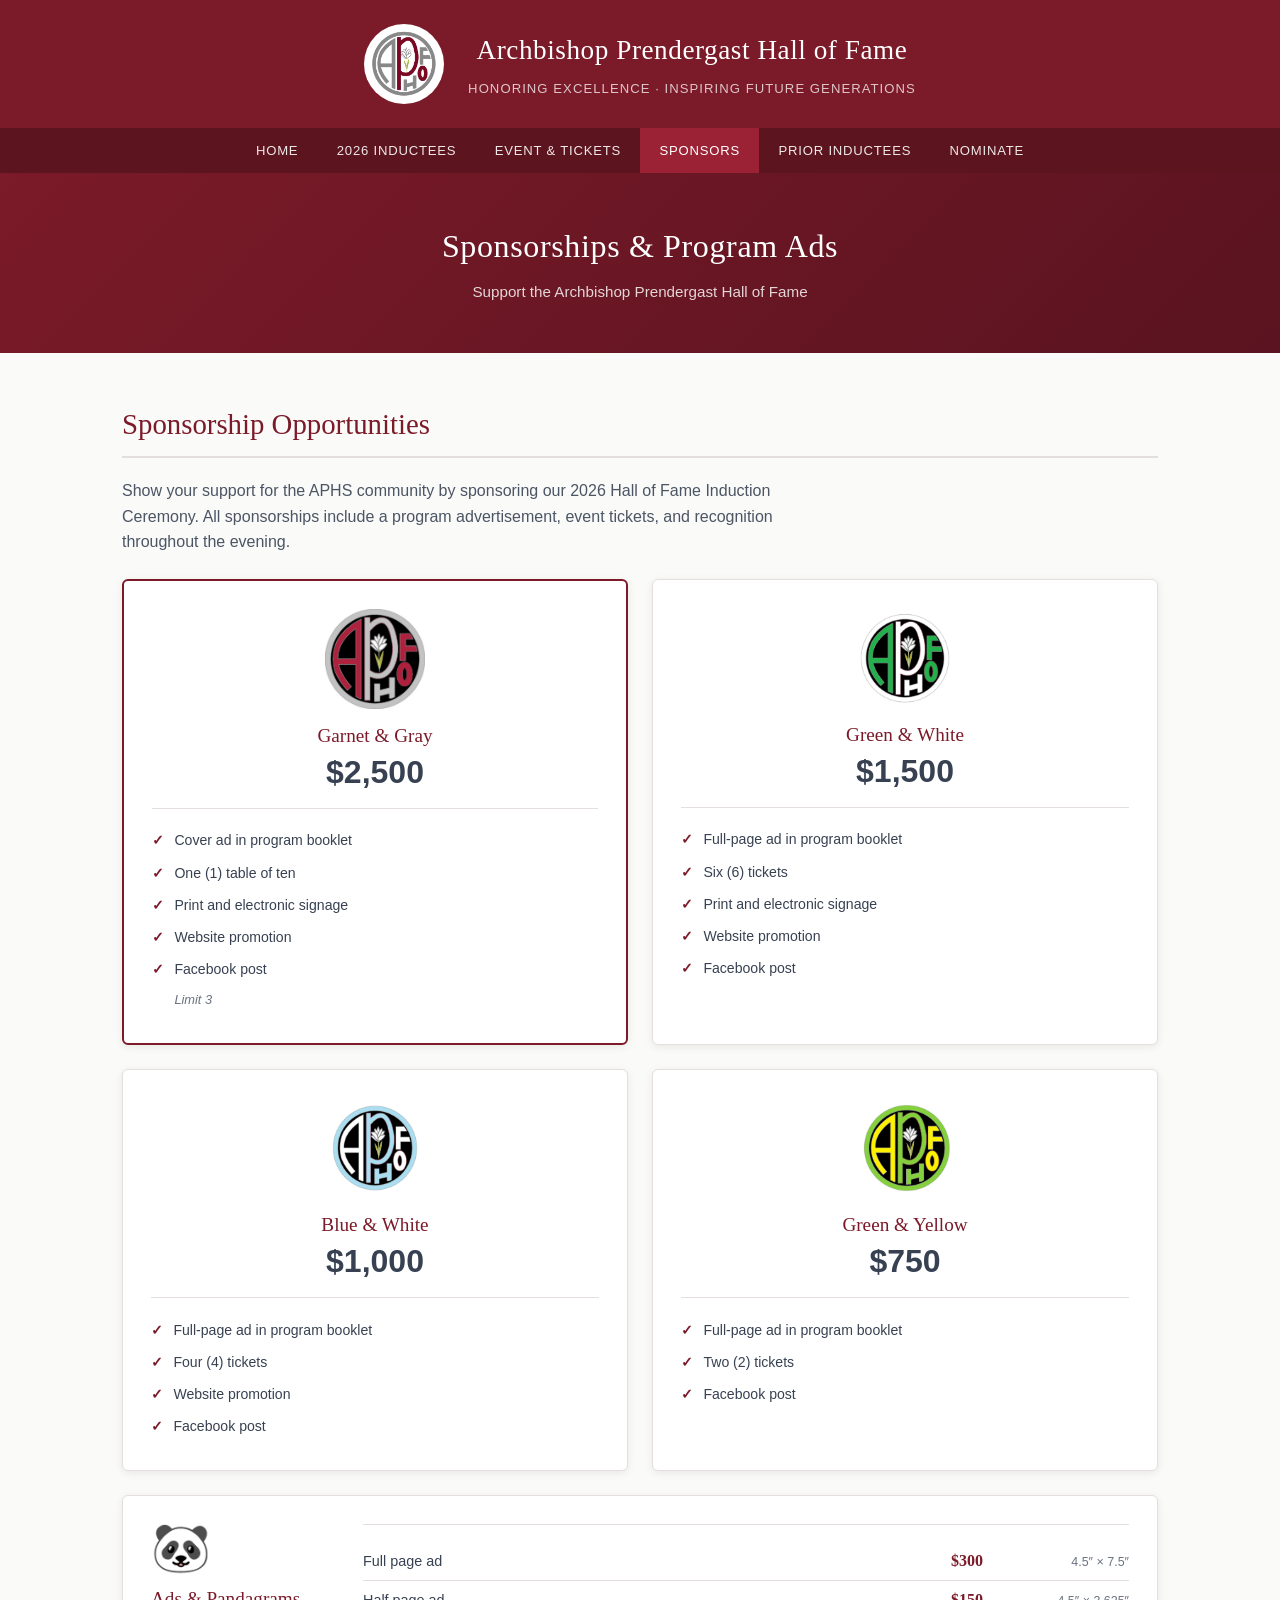
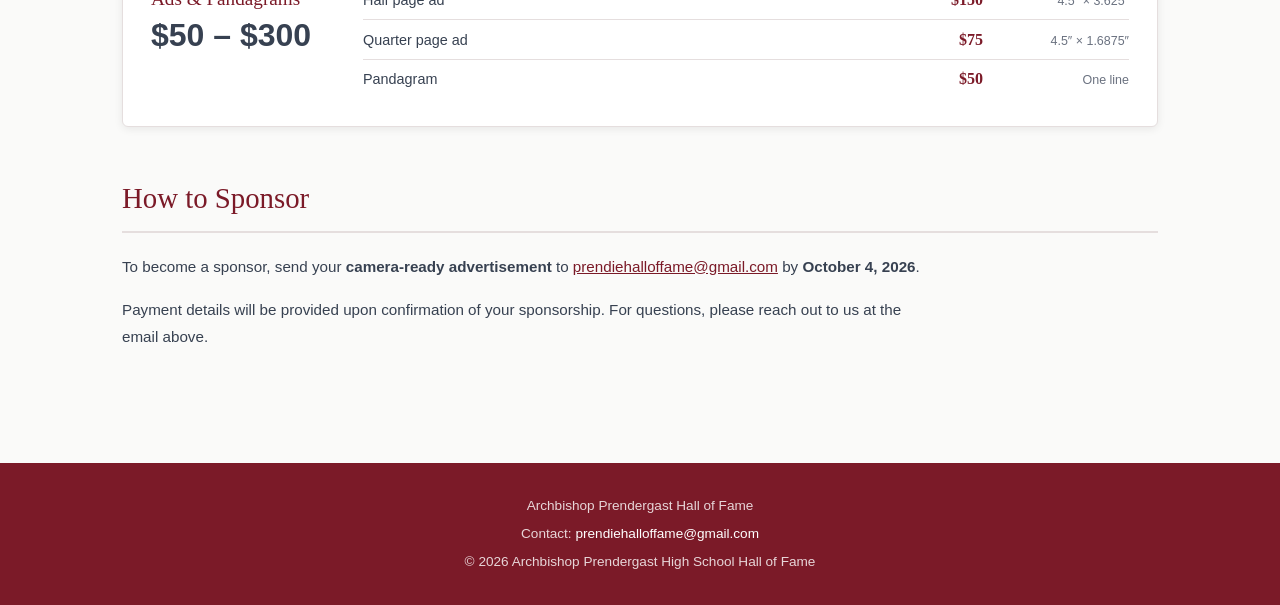
<file: sponsors.html>
<!doctype html>
<html lang="en">
  <head>
    <meta charset="UTF-8" />
    <meta name="viewport" content="width=device-width, initial-scale=1.0" />
    <title>Sponsors – APHS Hall of Fame</title>
    <link rel="stylesheet" href="style.css" />
  </head>
  <body>
    <header>
      <div class="header-top">
        <img
          src="images/hof-logo.png"
          alt="APHS Hall of Fame Logo"
          class="hof-logo"
        />
        <div class="header-title">
          <h1>Archbishop Prendergast Hall of Fame</h1>
          <p>Honoring Excellence &middot; Inspiring Future Generations</p>
        </div>
      </div>
      <nav>
        <a href="index.html">Home</a>
        <a href="inductees.html">2026 Inductees</a>
        <a href="event.html">Event &amp; Tickets</a>
        <a href="sponsors.html" class="active">Sponsors</a>
        <a href="prior-inductees.html">Prior Inductees</a>
        <a
          href="https://www.cognitoforms.com/APHSHallOfFame1/ArchbishopPrendergastHighSchoolHallOfFameNominationForm"
          target="_blank"
          >Nominate</a
        >
      </nav>
    </header>

    <div class="page-header">
      <h2>Sponsorships &amp; Program Ads</h2>
      <p>Support the Archbishop Prendergast Hall of Fame</p>
    </div>

    <main>
      <section>
        <h2 class="section-title">Sponsorship Opportunities</h2>
        <p style="margin-bottom: 1.5rem; color: #4b5563; max-width: 720px">
          Show your support for the APHS community by sponsoring our 2026 Hall
          of Fame Induction Ceremony. All sponsorships include a program
          advertisement, event tickets, and recognition throughout the evening.
        </p>

        <div class="sponsor-tiers">
          <div class="tier-card top-tier">
            <div class="tier-left">
              <img src="images/tier-senior.png" alt="Garnet &amp; Gray – Senior" class="tier-logo">
              <div class="tier-name">Garnet &amp; Gray</div>
              <div class="tier-price">$2,500</div>
            </div>
            <ul class="tier-benefits">
              <li>Cover ad in program booklet</li>
              <li>One (1) table of ten</li>
              <li>Print and electronic signage</li>
              <li>Website promotion</li>
              <li>Facebook post</li>
              <li class="tier-note">Limit 3</li>
            </ul>
          </div>

          <div class="tier-card">
            <div class="tier-left">
              <img src="images/tier-junior.png" alt="Green &amp; White – Junior" class="tier-logo">
              <div class="tier-name">Green &amp; White</div>
              <div class="tier-price">$1,500</div>
            </div>
            <ul class="tier-benefits">
              <li>Full-page ad in program booklet</li>
              <li>Six (6) tickets</li>
              <li>Print and electronic signage</li>
              <li>Website promotion</li>
              <li>Facebook post</li>
            </ul>
          </div>

          <div class="tier-card">
            <div class="tier-left">
              <img src="images/tier-sophomore.png" alt="Blue &amp; White – Sophomore" class="tier-logo">
              <div class="tier-name">Blue &amp; White</div>
              <div class="tier-price">$1,000</div>
            </div>
            <ul class="tier-benefits">
              <li>Full-page ad in program booklet</li>
              <li>Four (4) tickets</li>
              <li>Website promotion</li>
              <li>Facebook post</li>
            </ul>
          </div>

          <div class="tier-card">
            <div class="tier-left">
              <img src="images/tier-freshman.png" alt="Green &amp; Yellow – Freshman" class="tier-logo">
              <div class="tier-name">Green &amp; Yellow</div>
              <div class="tier-price">$750</div>
            </div>
            <ul class="tier-benefits">
              <li>Full-page ad in program booklet</li>
              <li>Two (2) tickets</li>
              <li>Facebook post</li>
            </ul>
          </div>

          <div class="tier-card tier-card-wide">
            <div class="tier-left">
              <div class="tier-panda">🐼</div>
              <div class="tier-name">Ads &amp; Pandagrams</div>
              <div class="tier-price">$50 – $300</div>
            </div>
            <div class="pandagram-options">
              <div class="pandagram-row">
                <span class="pandagram-label">Full page ad</span>
                <span class="pandagram-price">$300</span>
                <span class="pandagram-size">4.5&Prime; &times; 7.5&Prime;</span>
              </div>
              <div class="pandagram-row">
                <span class="pandagram-label">Half page ad</span>
                <span class="pandagram-price">$150</span>
                <span class="pandagram-size">4.5&Prime; &times; 3.625&Prime;</span>
              </div>
              <div class="pandagram-row">
                <span class="pandagram-label">Quarter page ad</span>
                <span class="pandagram-price">$75</span>
                <span class="pandagram-size">4.5&Prime; &times; 1.6875&Prime;</span>
              </div>
              <div class="pandagram-row">
                <span class="pandagram-label">Pandagram</span>
                <span class="pandagram-price">$50</span>
                <span class="pandagram-size">One line</span>
              </div>
            </div>
          </div>
        </div>
      </section>

      <section style="margin-top: 3rem">
        <h2 class="section-title">How to Sponsor</h2>
        <div class="mission-block">
          <p>
            To become a sponsor, send your
            <strong>camera-ready advertisement</strong> to
            <a
              href="mailto:prendiehalloffame@gmail.com"
              style="color: var(--garnet)"
              >prendiehalloffame@gmail.com</a
            >
            by <strong>October 4, 2026</strong>.
          </p>
          <p>
            Payment details will be provided upon confirmation of your
            sponsorship. For questions, please reach out to us at the email
            above.
          </p>
        </div>
      </section>
    </main>

    <footer>
      <p>Archbishop Prendergast Hall of Fame</p>
      <p>
        Contact:
        <a href="mailto:prendiehalloffame@gmail.com"
          >prendiehalloffame@gmail.com</a
        >
      </p>
      <p>&copy; 2026 Archbishop Prendergast High School Hall of Fame</p>
    </footer>
  </body>
</html>
</file>
<file: style.css>
:root {
  --garnet: #7B1A28;
  --garnet-light: #9B2235;
  --gray: #6B7280;
  --gray-dark: #374151;
  --bg: #fafaf9;
  --white: #ffffff;
  --border: #e5dede;
  --shadow: 0 2px 8px rgba(0,0,0,0.08);
}

*, *::before, *::after {
  box-sizing: border-box;
  margin: 0;
  padding: 0;
}

body {
  font-family: -apple-system, BlinkMacSystemFont, 'Segoe UI', Roboto, sans-serif;
  color: #1a1a1a;
  background: var(--bg);
  line-height: 1.6;
}

/* ===== HEADER ===== */
header {
  background: var(--garnet);
  color: white;
}

.header-top {
  display: flex;
  align-items: center;
  justify-content: center;
  padding: 1.5rem 2rem;
  gap: 1.5rem;
  text-align: center;
  flex-wrap: wrap;
}

.hof-logo {
  width: 80px;
  height: 80px;
  object-fit: contain;
  flex-shrink: 0;
  background: white;
  border-radius: 50%;
  padding: 4px;
}

.header-title h1 {
  font-family: Georgia, 'Times New Roman', serif;
  font-size: 1.7rem;
  font-weight: normal;
  letter-spacing: 0.02em;
  color: white;
}

.header-title p {
  font-size: 0.82rem;
  color: rgba(255,255,255,0.75);
  margin-top: 0.3rem;
  letter-spacing: 0.08em;
  text-transform: uppercase;
}

nav {
  background: rgba(0,0,0,0.25);
  display: flex;
  justify-content: center;
  flex-wrap: wrap;
}

nav a {
  color: rgba(255,255,255,0.9);
  text-decoration: none;
  padding: 0.75rem 1.2rem;
  font-size: 0.82rem;
  letter-spacing: 0.06em;
  text-transform: uppercase;
  transition: background 0.2s, color 0.2s;
  display: block;
}

nav a:hover,
nav a.active {
  background: var(--garnet-light);
  color: white;
}

/* ===== HERO ===== */
.hero {
  position: relative;
  height: 440px;
  overflow: hidden;
}

.hero img {
  width: 100%;
  height: 100%;
  object-fit: cover;
  object-position: center 25%;
}

.hero-overlay {
  position: absolute;
  inset: 0;
  background: linear-gradient(to bottom, rgba(0,0,0,0.15) 0%, rgba(80,10,20,0.65) 100%);
  display: flex;
  align-items: flex-end;
  padding: 2.5rem 3rem;
}

.hero-text {
  color: white;
  max-width: 720px;
}

.hero-text h2 {
  font-family: Georgia, serif;
  font-size: 2.2rem;
  font-weight: normal;
  line-height: 1.25;
  margin-bottom: 0.6rem;
  text-shadow: 0 1px 3px rgba(0,0,0,0.4);
}

.hero-text p {
  font-size: 1rem;
  opacity: 0.9;
  text-shadow: 0 1px 2px rgba(0,0,0,0.3);
}

/* ===== MAIN CONTENT ===== */
main {
  max-width: 1100px;
  margin: 0 auto;
  padding: 3rem 2rem;
}

.section-title {
  font-family: Georgia, serif;
  font-size: 1.8rem;
  color: var(--garnet);
  margin-bottom: 1.25rem;
  padding-bottom: 0.6rem;
  border-bottom: 2px solid var(--border);
  font-weight: normal;
}

.section-subtitle {
  font-family: Georgia, serif;
  font-size: 1.3rem;
  color: var(--gray-dark);
  margin: 2.5rem 0 1rem;
  font-weight: normal;
}

/* ===== PAGE HEADER (non-home) ===== */
.page-header {
  background: linear-gradient(135deg, var(--garnet) 0%, #5a1320 100%);
  color: white;
  padding: 3rem 2rem;
  text-align: center;
}

.page-header h2 {
  font-family: Georgia, serif;
  font-size: 2rem;
  font-weight: normal;
  letter-spacing: 0.02em;
}

.page-header p {
  margin-top: 0.5rem;
  opacity: 0.82;
  font-size: 0.95rem;
}

/* ===== INDUCTEE CARDS ===== */
.card-grid {
  display: grid;
  grid-template-columns: repeat(auto-fill, minmax(300px, 1fr));
  gap: 1.5rem;
  margin-top: 1.25rem;
}

.card {
  background: white;
  border: 1px solid var(--border);
  border-top: 3px solid var(--garnet);
  border-radius: 4px;
  padding: 1.5rem;
  box-shadow: var(--shadow);
}

.card-photo-wrap {
  margin: -1.5rem -1.5rem 1.25rem;
  position: relative;
  overflow: hidden;
  border-radius: 3px 3px 0 0;
}

.card-photo {
  width: 100%;
  aspect-ratio: 3 / 4;
  object-fit: cover;
  object-position: center top;
  display: none;
  border-radius: 3px 3px 0 0;
}

.card-photo.active {
  display: block;
}

.photo-toggle {
  position: absolute;
  bottom: 0.6rem;
  left: 50%;
  transform: translateX(-50%);
  display: flex;
  background: rgba(0,0,0,0.45);
  border-radius: 20px;
  padding: 3px;
  gap: 2px;
  white-space: nowrap;
}

.toggle-btn {
  background: transparent;
  color: rgba(255,255,255,0.85);
  border: none;
  padding: 0.28rem 0.75rem;
  border-radius: 16px;
  font-size: 0.72rem;
  font-weight: 600;
  cursor: pointer;
  letter-spacing: 0.03em;
  transition: background 0.15s, color 0.15s;
  -webkit-tap-highlight-color: transparent;
}

.toggle-btn.active {
  background: var(--garnet);
  color: white;
}

.read-more-btn {
  display: block;
  width: 100%;
  margin-top: 0.75rem;
  background: none;
  border: 1px solid var(--border);
  color: var(--garnet);
  padding: 0.5rem 1rem;
  border-radius: 4px;
  font-size: 0.82rem;
  cursor: pointer;
  letter-spacing: 0.04em;
  transition: background 0.2s, border-color 0.2s, color 0.2s;
  -webkit-tap-highlight-color: transparent;
}

.read-more-btn:hover,
.read-more-btn:focus {
  background: var(--garnet);
  color: white;
  border-color: var(--garnet);
  outline: none;
}

/* ===== MODAL ===== */
.modal-overlay {
  display: none;
  position: fixed;
  inset: 0;
  background: rgba(0,0,0,0.65);
  z-index: 1000;
  overflow-y: auto;
  -webkit-overflow-scrolling: touch;
}

.modal-overlay.open {
  display: flex;
  align-items: flex-start;
  justify-content: center;
  padding: 2rem 1rem;
}

.modal-content {
  background: white;
  border-radius: 8px;
  max-width: 660px;
  width: 100%;
  padding: 2rem;
  position: relative;
  margin: auto;
}

.modal-close {
  position: absolute;
  top: 0.75rem;
  right: 0.75rem;
  background: none;
  border: none;
  font-size: 1.75rem;
  line-height: 1;
  cursor: pointer;
  color: var(--gray);
  padding: 0.25rem 0.5rem;
  border-radius: 4px;
  transition: color 0.15s;
}

.modal-close:hover { color: var(--garnet); }

.modal-photos {
  display: flex;
  gap: 1.25rem;
  justify-content: center;
  margin-bottom: 1.5rem;
}

.modal-photo {
  text-align: center;
  flex: 1;
  max-width: 200px;
}

.modal-photo img {
  width: 100%;
  aspect-ratio: 3 / 4;
  object-fit: cover;
  object-position: center top;
  border-radius: 4px;
  display: block;
}

.modal-photo figcaption {
  font-size: 0.72rem;
  color: var(--gray);
  text-transform: uppercase;
  letter-spacing: 0.08em;
  margin-top: 0.4rem;
}

#modal-name {
  font-family: Georgia, serif;
  font-size: 1.5rem;
  color: var(--garnet);
  font-weight: normal;
  margin-bottom: 0.2rem;
}

#modal-meta {
  font-size: 0.78rem;
  color: var(--gray);
  text-transform: uppercase;
  letter-spacing: 0.06em;
  padding-bottom: 1rem;
  margin-bottom: 1.25rem;
  border-bottom: 1px solid var(--border);
}

.modal-bio-text p {
  font-size: 0.95rem;
  color: #374151;
  line-height: 1.75;
}

.modal-bio-text p + p {
  margin-top: 0.75rem;
}

@media (max-width: 600px) {
  .modal-overlay.open {
    padding: 0;
    align-items: flex-end;
  }

  .modal-content {
    border-radius: 12px 12px 0 0;
    padding: 1.5rem;
    max-height: 92vh;
    overflow-y: auto;
  }

  .modal-photos {
    max-width: 260px;
    margin-left: auto;
    margin-right: auto;
  }
}

.card h3 {
  font-family: Georgia, serif;
  font-size: 1.1rem;
  color: var(--garnet);
  margin-bottom: 0.2rem;
}

.card .meta {
  font-size: 0.78rem;
  color: var(--gray);
  text-transform: uppercase;
  letter-spacing: 0.06em;
  margin-bottom: 0.85rem;
}

.card .bio {
  font-size: 0.9rem;
  color: #4B5563;
  line-height: 1.65;
}

.card .bio.placeholder {
  font-style: italic;
  color: #9CA3AF;
}


/* ===== EVENT CALLOUT ===== */
.event-callout {
  background: var(--garnet);
  color: white;
  border-radius: 8px;
  padding: 2.25rem 2rem;
  margin: 2.5rem 0;
  text-align: center;
}

.event-callout h3 {
  font-family: Georgia, serif;
  font-size: 1.6rem;
  font-weight: normal;
  margin-bottom: 0.4rem;
}

.event-callout .event-meta {
  opacity: 0.88;
  margin-bottom: 0.25rem;
}

.btn {
  display: inline-block;
  margin-top: 1.25rem;
  padding: 0.75rem 2rem;
  border-radius: 4px;
  font-size: 0.9rem;
  font-weight: 600;
  letter-spacing: 0.04em;
  text-decoration: none;
  text-transform: uppercase;
  transition: opacity 0.2s;
}

.btn:hover { opacity: 0.88; }

.btn-white {
  background: white;
  color: var(--garnet);
}

.btn-outline {
  background: transparent;
  color: white;
  border: 2px solid white;
}

.btn-disabled {
  opacity: 0.5;
  pointer-events: none;
}

/* ===== QUICK LINKS (HOME) ===== */
.quick-links {
  display: grid;
  grid-template-columns: repeat(auto-fill, minmax(220px, 1fr));
  gap: 1.25rem;
  margin-top: 1.25rem;
}

.quick-link {
  background: white;
  border: 1px solid var(--border);
  border-left: 4px solid var(--garnet);
  border-radius: 4px;
  padding: 1.25rem 1.5rem;
  text-decoration: none;
  color: inherit;
  box-shadow: var(--shadow);
  transition: box-shadow 0.2s;
  display: block;
}

.quick-link:hover {
  box-shadow: 0 4px 16px rgba(123,26,40,0.18);
}

.quick-link h3 {
  font-family: Georgia, serif;
  color: var(--garnet);
  font-size: 1rem;
  margin-bottom: 0.3rem;
}

.quick-link p {
  font-size: 0.83rem;
  color: var(--gray);
}

/* ===== EVENT PAGE ===== */
.info-grid {
  display: grid;
  grid-template-columns: repeat(auto-fill, minmax(220px, 1fr));
  gap: 1.25rem;
  margin: 1.5rem 0;
}

.info-item {
  background: white;
  border: 1px solid var(--border);
  border-radius: 6px;
  padding: 1.25rem 1.5rem;
}

.info-item .label {
  font-size: 0.72rem;
  text-transform: uppercase;
  letter-spacing: 0.1em;
  color: var(--gray);
  margin-bottom: 0.4rem;
}

.info-item .value {
  font-family: Georgia, serif;
  font-size: 1.05rem;
  color: var(--gray-dark);
}

/* ===== EVENT DETAILS LIST ===== */
.event-details {
  max-width: 560px;
}

.event-detail-row {
  display: flex;
  gap: 1.5rem;
  padding: 0.75rem 0;
  border-bottom: 1px solid var(--border);
  align-items: baseline;
}

.event-detail-row:first-child {
  border-top: 1px solid var(--border);
}

.event-details dt {
  font-size: 0.78rem;
  text-transform: uppercase;
  letter-spacing: 0.08em;
  color: var(--gray);
  width: 160px;
  flex-shrink: 0;
}

.event-details dd {
  font-family: Georgia, serif;
  font-size: 1.05rem;
  color: var(--gray-dark);
}

/* ===== SPONSORSHIP ===== */
.sponsor-tiers {
  display: grid;
  grid-template-columns: 1fr 1fr;
  gap: 1.5rem;
  margin-top: 1.25rem;
}

.tier-card {
  background: white;
  border: 1px solid var(--border);
  border-radius: 6px;
  padding: 1.75rem;
  display: flex;
  flex-direction: column;
  align-items: center;
  text-align: center;
  box-shadow: var(--shadow);
}

.tier-card.top-tier {
  border-color: var(--garnet);
  border-width: 2px;
}

.tier-left {
  display: flex;
  flex-direction: column;
  align-items: center;
  margin-bottom: 1.25rem;
}

.tier-logo {
  width: 100px;
  height: 100px;
  object-fit: contain;
  display: block;
  margin-bottom: 0.75rem;
}

.tier-name {
  font-family: Georgia, serif;
  font-size: 1.2rem;
  color: var(--garnet);
  margin-bottom: 0.25rem;
}

.tier-price {
  font-size: 2rem;
  font-weight: 700;
  color: var(--gray-dark);
  line-height: 1;
  margin-bottom: 0;
}

.tier-badge {
  display: none;
}

.tier-benefits {
  list-style: none;
  padding: 0;
  border-top: 1px solid var(--border);
  padding-top: 1rem;
  width: 100%;
  text-align: left;
}

.tier-benefits li {
  padding: 0.3rem 0 0.3rem 1.4rem;
  position: relative;
  font-size: 0.88rem;
  color: #374151;
}

.tier-benefits li::before {
  content: "✓";
  position: absolute;
  left: 0;
  color: var(--garnet);
  font-weight: bold;
}

.tier-note {
  font-style: italic;
  color: var(--gray) !important;
  font-size: 0.8rem !important;
}

.tier-note::before {
  content: "" !important;
}

.tier-card-wide {
  grid-column: 1 / -1;
  flex-direction: row;
  align-items: flex-start;
  gap: 2rem;
  text-align: left;
}

.tier-card-wide .tier-left {
  align-items: flex-start;
  min-width: 180px;
  margin-bottom: 0;
}

.tier-panda {
  font-size: 3rem;
  line-height: 1;
  margin-bottom: 0.75rem;
}

.pandagram-options {
  border-top: 1px solid var(--border);
  padding-top: 1rem;
  width: 100%;
}

.pandagram-row {
  display: flex;
  gap: 1rem;
  align-items: baseline;
  padding: 0.4rem 0;
  border-bottom: 1px solid var(--border);
}

.pandagram-row:last-child {
  border-bottom: none;
}

.pandagram-label {
  font-size: 0.9rem;
  color: #374151;
  flex: 1;
}

.pandagram-price {
  font-family: Georgia, serif;
  font-weight: 700;
  color: var(--garnet);
  font-size: 1rem;
  width: 50px;
  text-align: right;
}

.pandagram-size {
  font-size: 0.78rem;
  color: var(--gray);
  width: 130px;
  text-align: right;
}

/* ===== PRIOR INDUCTEES ===== */
.year-section {
  margin-bottom: 2.5rem;
}

.year-heading {
  font-family: Georgia, serif;
  font-size: 1.4rem;
  color: var(--garnet);
  margin-bottom: 0.75rem;
  padding-bottom: 0.4rem;
  border-bottom: 1px solid var(--border);
  font-weight: normal;
}

.name-list {
  columns: 2;
  column-gap: 2.5rem;
  list-style: none;
  padding: 0;
}

.name-list li {
  padding: 0.3rem 0;
  font-size: 0.9rem;
  break-inside: avoid;
  display: flex;
  align-items: baseline;
  gap: 0.4rem;
  flex-wrap: wrap;
}

.grad-year {
  color: var(--gray);
  font-size: 0.78rem;
  white-space: nowrap;
}

.medal-tag {
  display: inline-block;
  background: var(--garnet);
  color: white;
  font-size: 0.68rem;
  padding: 0.1rem 0.45rem;
  border-radius: 3px;
  letter-spacing: 0.04em;
  text-transform: uppercase;
  white-space: nowrap;
}

.group-tag {
  display: inline-block;
  background: var(--gray);
  color: white;
  font-size: 0.68rem;
  padding: 0.1rem 0.45rem;
  border-radius: 3px;
  letter-spacing: 0.04em;
  text-transform: uppercase;
  white-space: nowrap;
}

/* ===== MISSION TEXT ===== */
.mission-block {
  max-width: 800px;
  font-size: 0.95rem;
  line-height: 1.8;
  color: #374151;
}

.mission-block p + p {
  margin-top: 1rem;
}

/* ===== FOOTER ===== */
footer {
  background: var(--garnet);
  color: rgba(255,255,255,0.82);
  text-align: center;
  padding: 2rem;
  margin-top: 4rem;
  font-size: 0.85rem;
}

footer p + p {
  margin-top: 0.4rem;
}

footer a {
  color: white;
  text-decoration: none;
}

footer a:hover {
  text-decoration: underline;
}

/* ===== RESPONSIVE ===== */
@media (max-width: 768px) {
  .hero { height: 300px; }
  .hero-overlay { padding: 1.5rem; }
  .hero-text h2 { font-size: 1.5rem; }

  .sponsor-tiers {
    grid-template-columns: 1fr;
  }

  .tier-logo {
    width: 70px;
    height: 70px;
  }

  .tier-card-wide {
    flex-direction: column;
    align-items: center;
    text-align: center;
  }

  .tier-card-wide .tier-left {
    align-items: center;
    min-width: unset;
    width: 100%;
    margin-bottom: 1rem;
  }

  .pandagram-options {
    width: 100%;
  }

  .pandagram-size {
    width: auto;
    text-align: right;
    white-space: nowrap;
  }

  .name-list {
    columns: 1;
  }

  .header-title h1 {
    font-size: 1.3rem;
  }

  main {
    padding: 2rem 1.25rem;
  }
}
</file>
